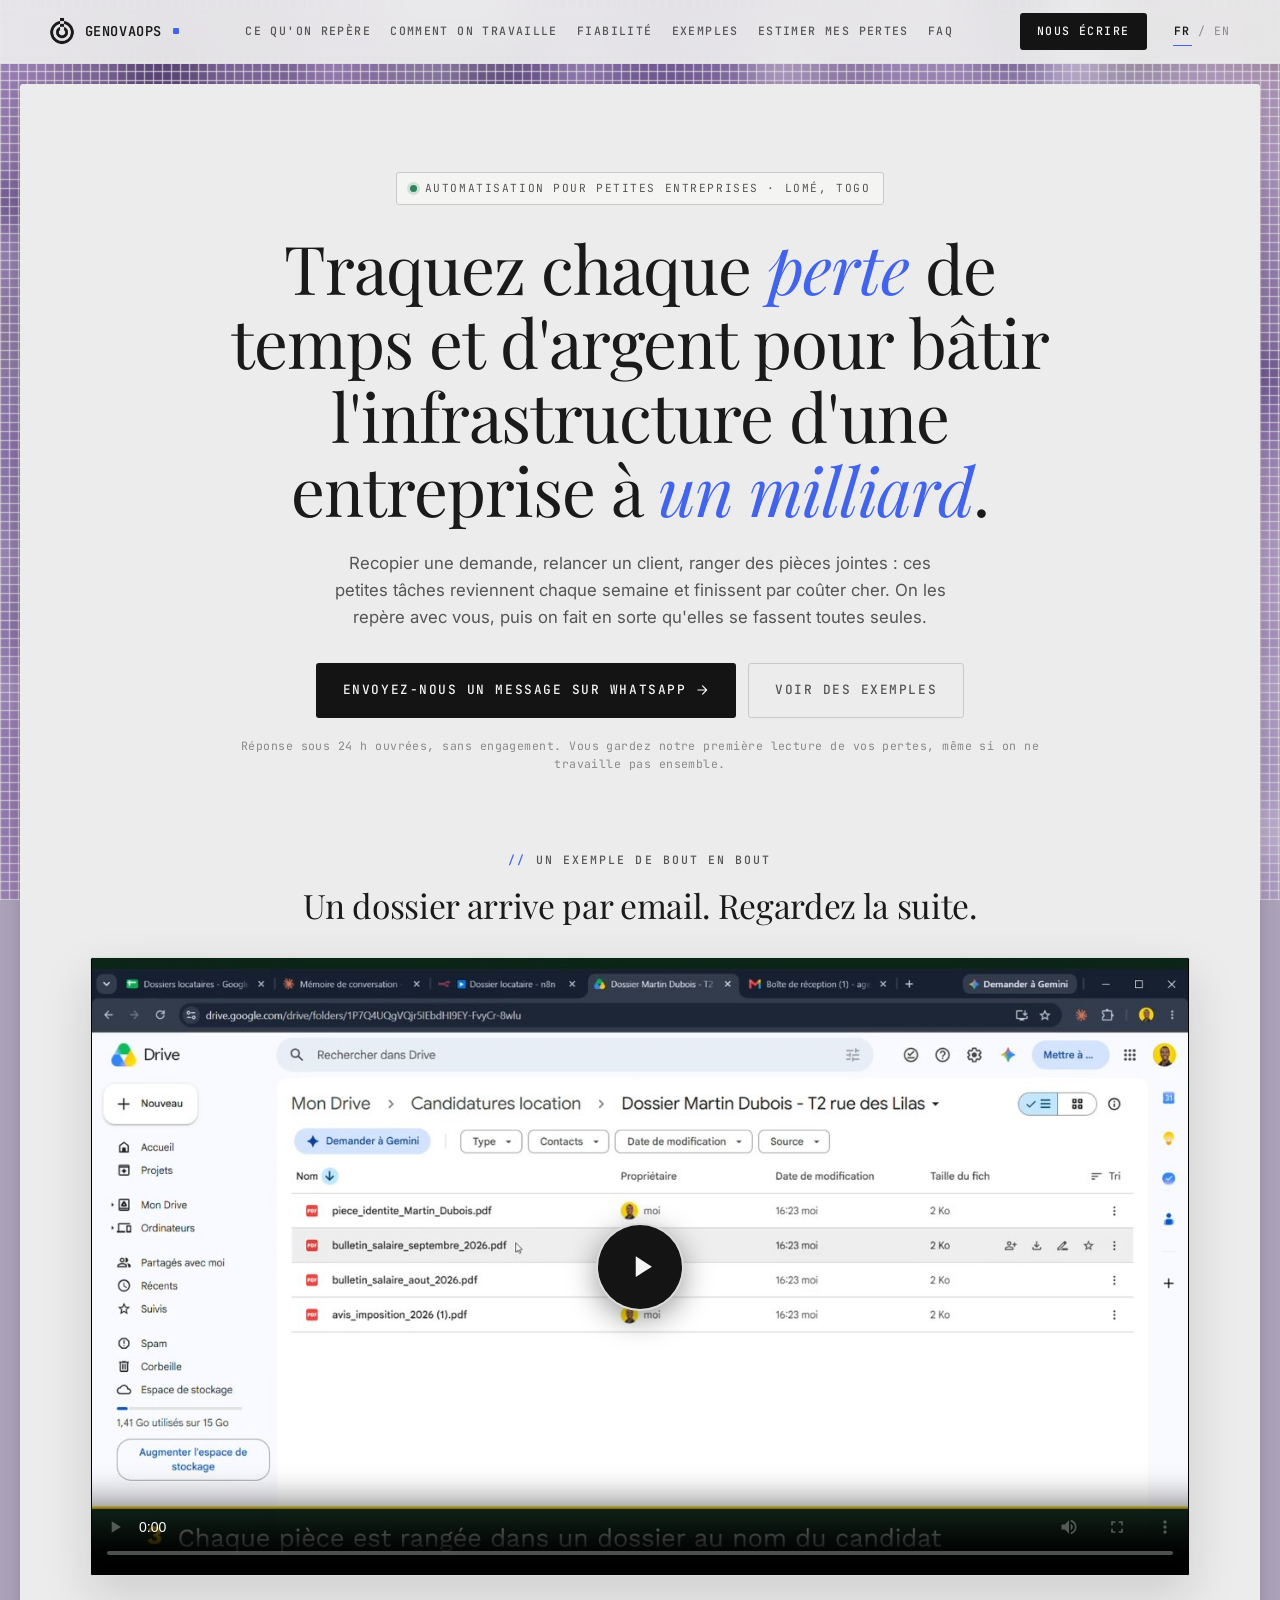
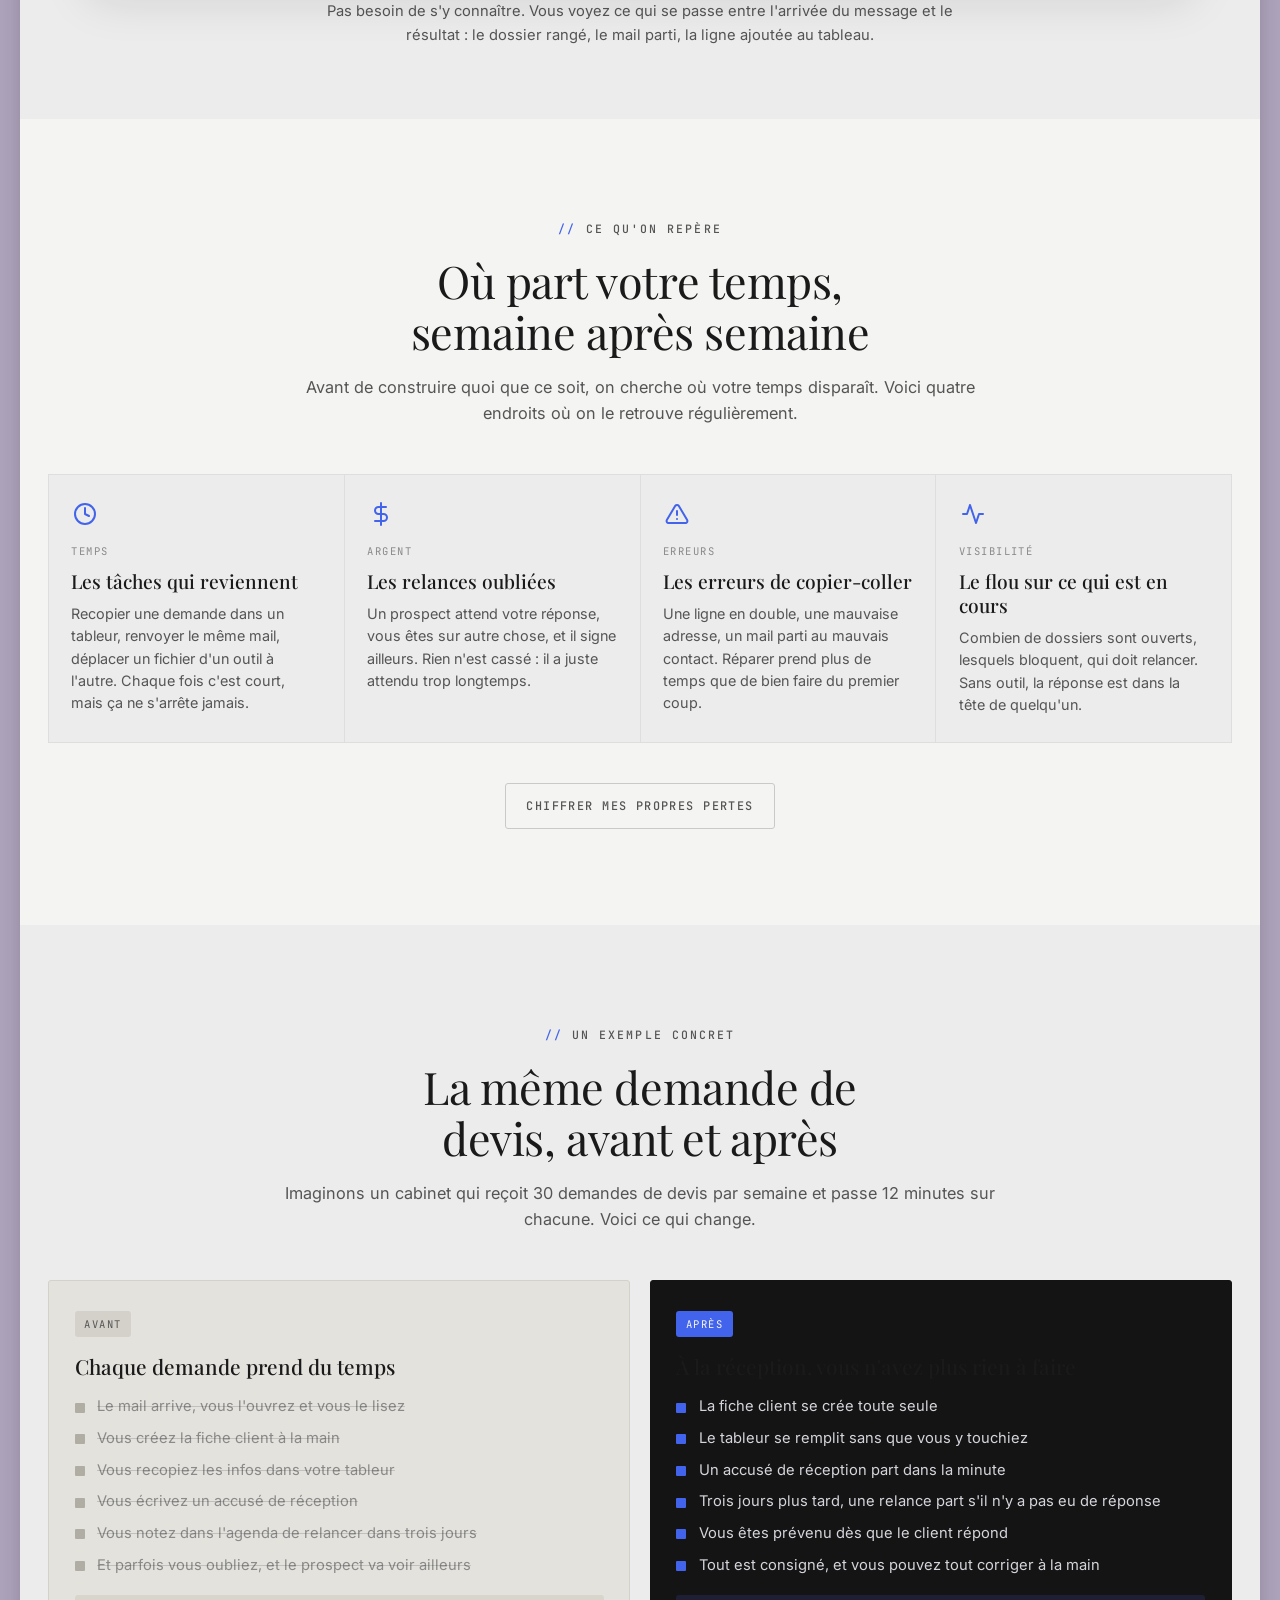
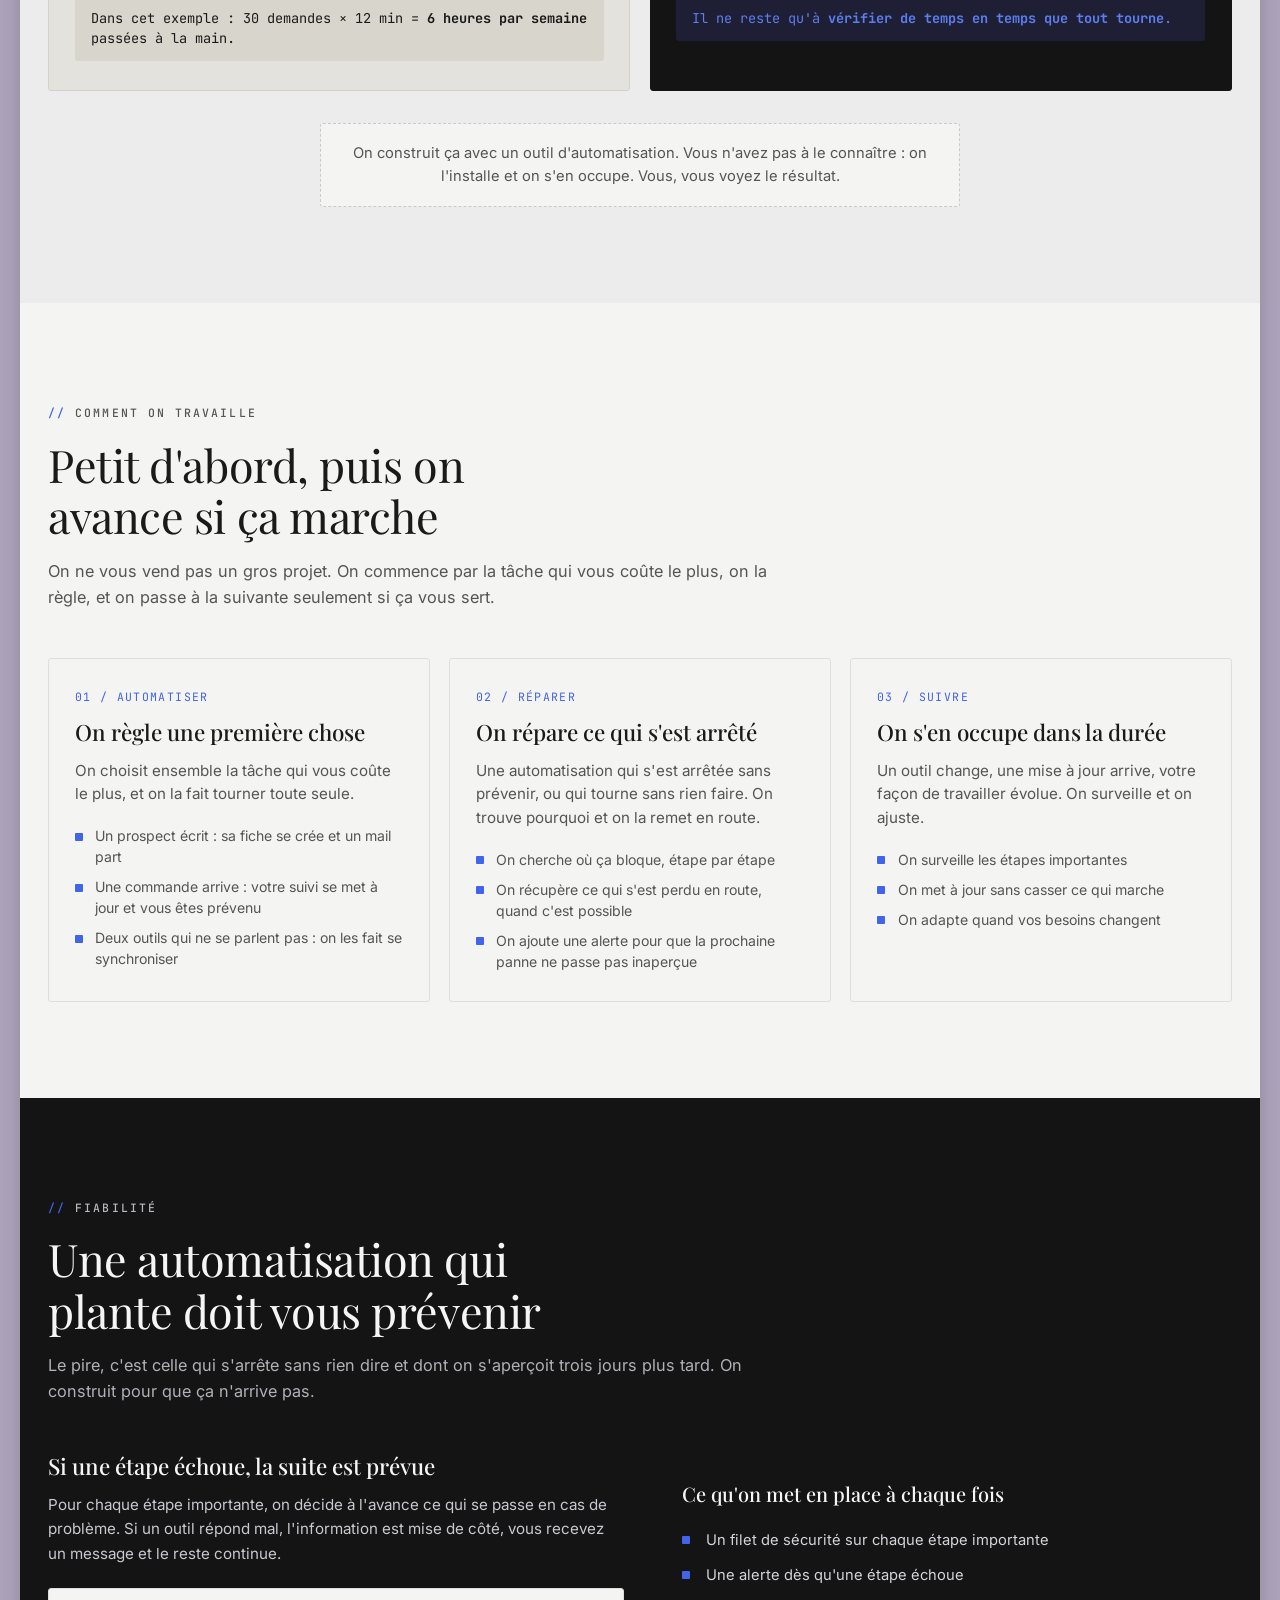
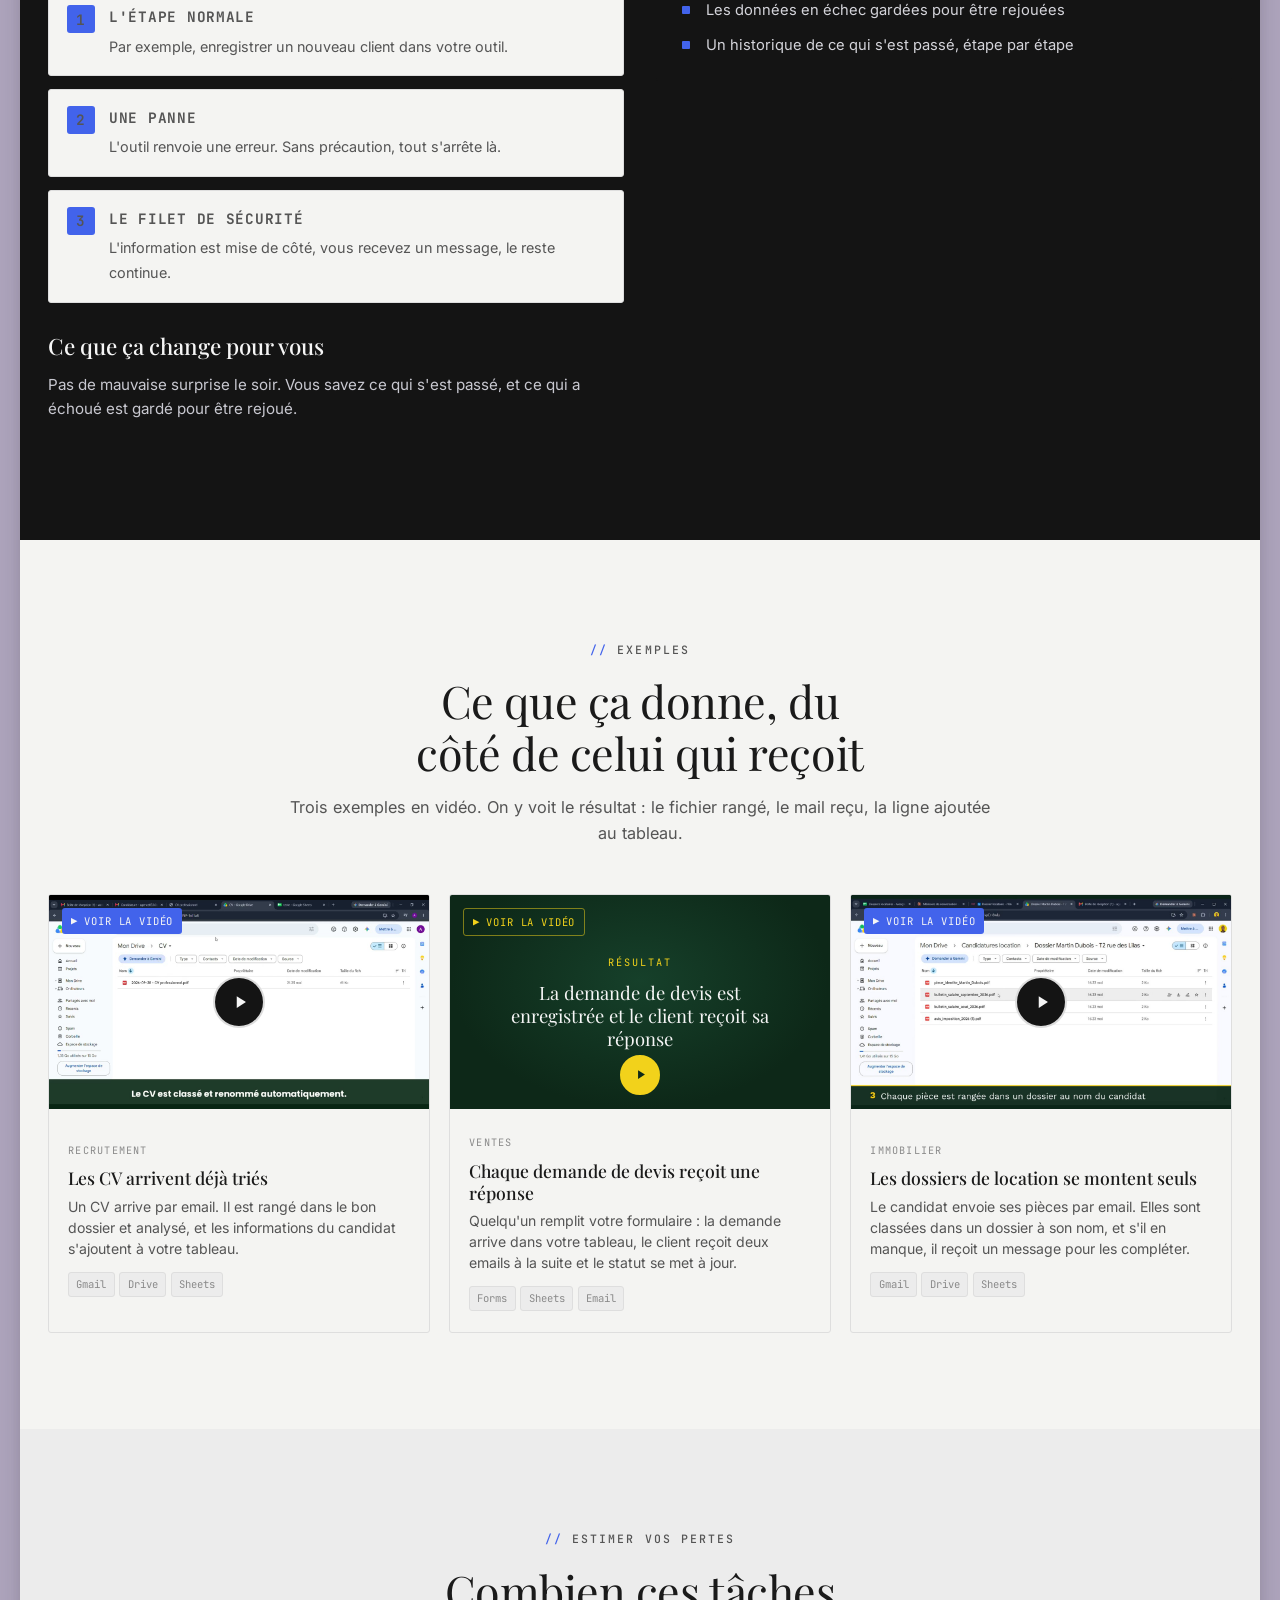
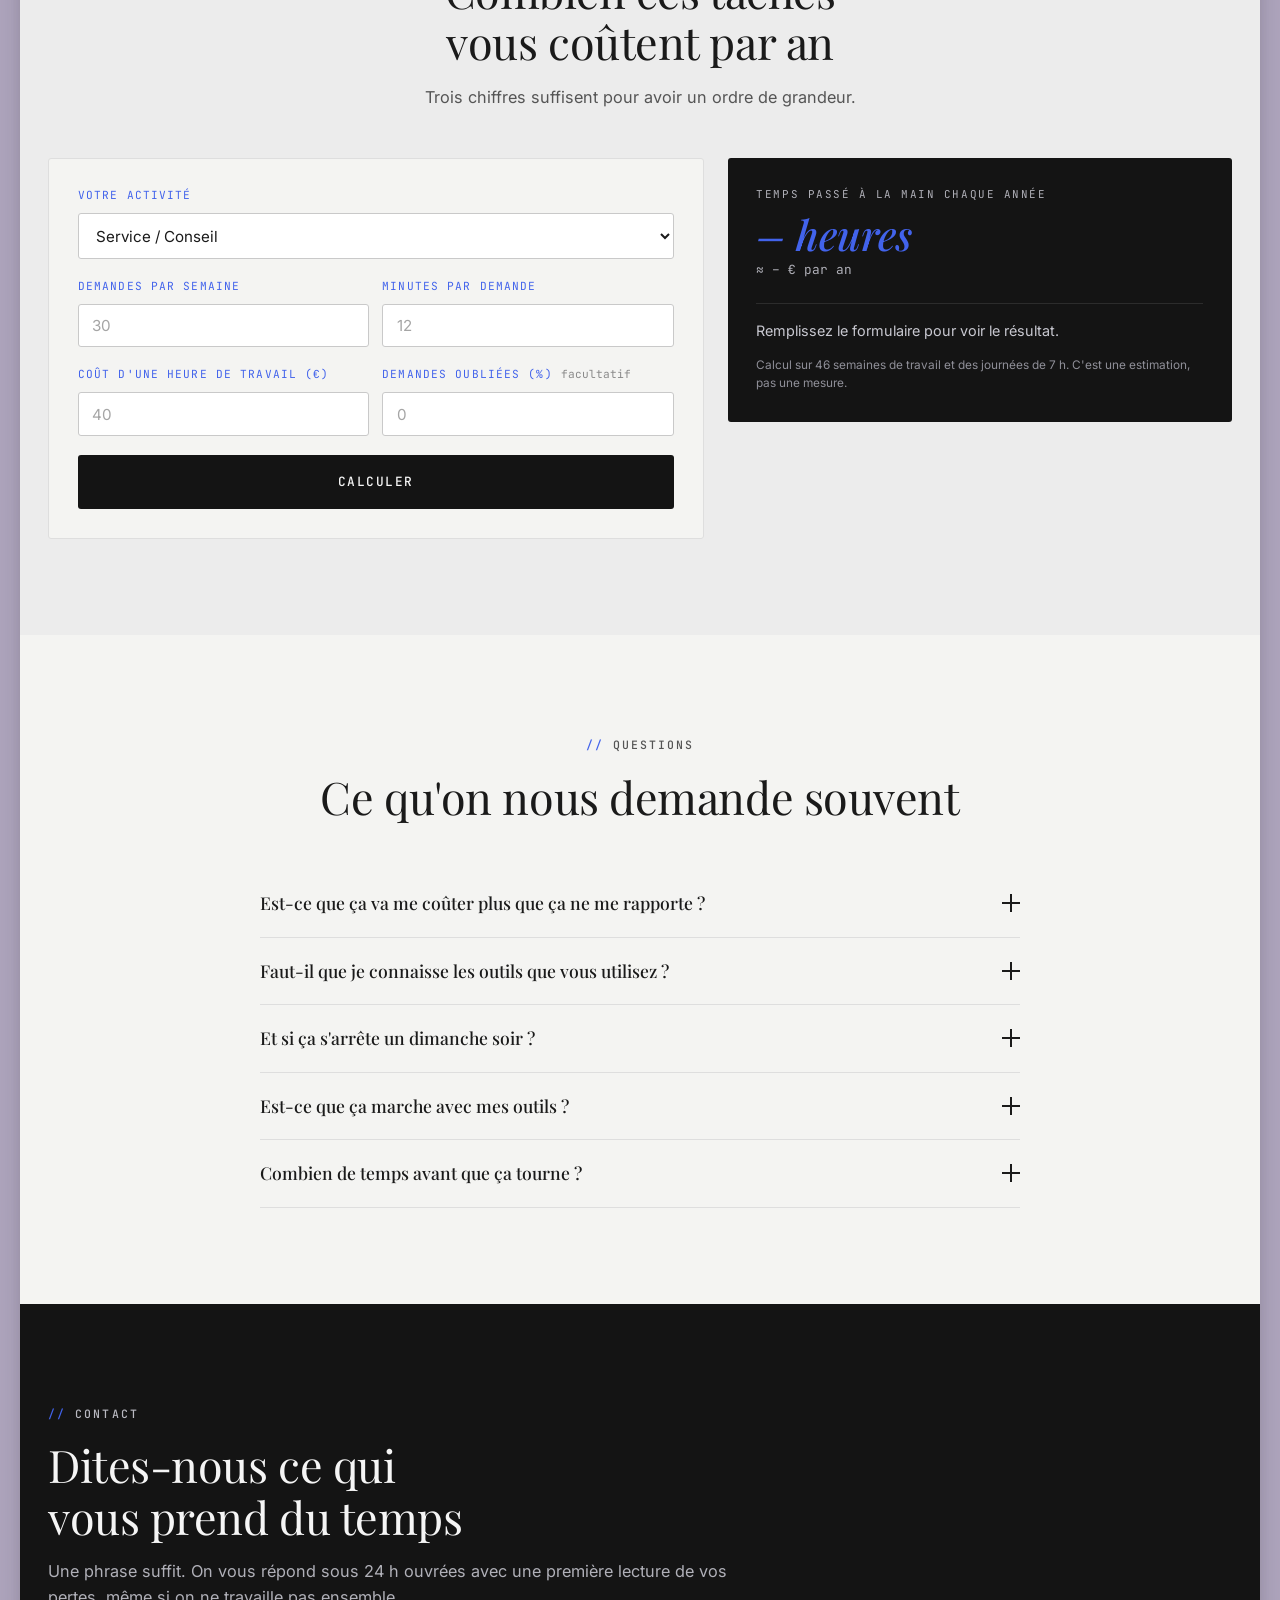
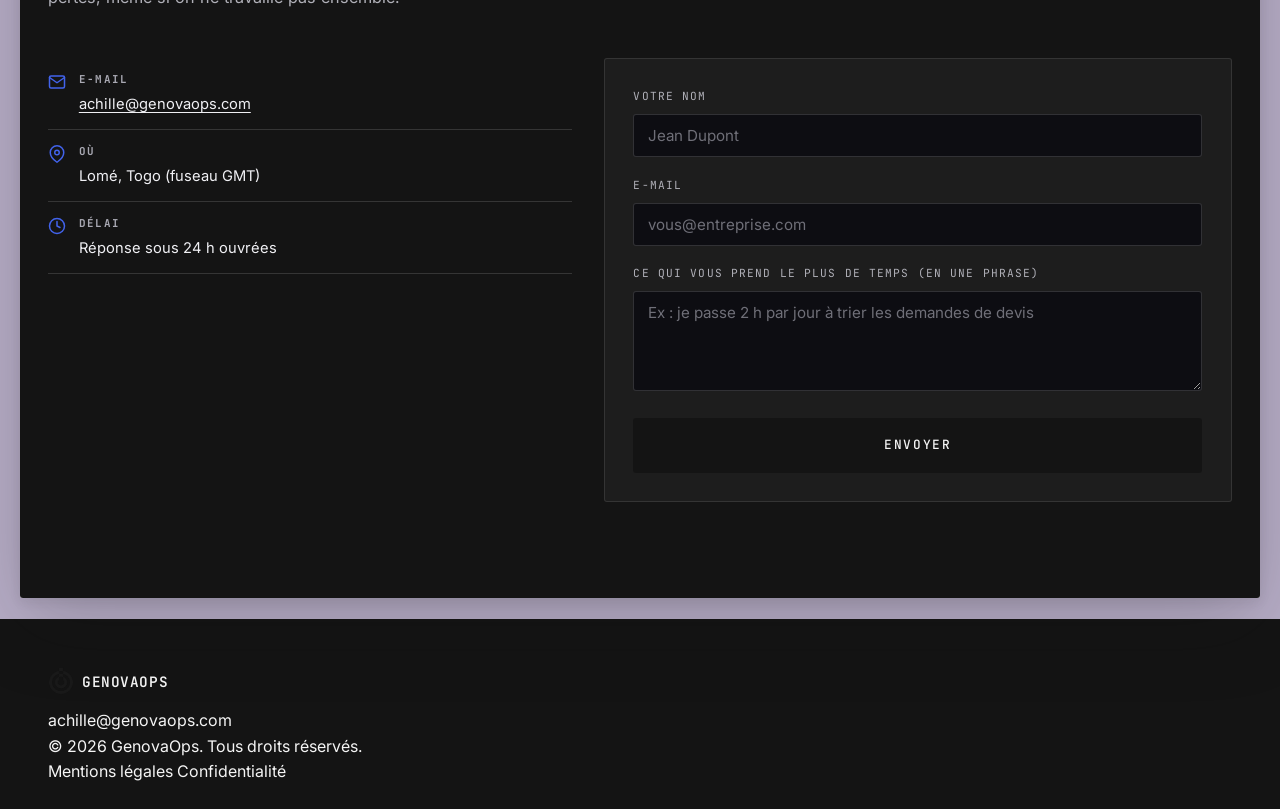
<file: index.html>
<!DOCTYPE html>
<html lang="fr">
<head>
  <meta charset="UTF-8">
  <meta name="viewport" content="width=device-width, initial-scale=1.0">

  <!-- SEO -->
  <title>GenovaOps | Traquez chaque perte de temps et d'argent</title>
  <meta name="description" content="GenovaOps repère ce qui vous fait perdre du temps et de l'argent, puis l'automatise : relances, tri de CV, demandes de devis, dossiers clients. Basé à Lomé, pour la France et l'Afrique de l'Ouest.">
  <meta name="author" content="GenovaOps">
  <meta name="theme-color" content="#5b5be8">
  <link rel="canonical" href="https://www.genovaops.com/">

  <!-- Open Graph -->
  <meta property="og:type" content="website">
  <meta property="og:site_name" content="GenovaOps">
  <meta property="og:locale" content="fr_FR">
  <meta property="og:locale:alternate" content="en_US">
  <meta property="og:title" content="GenovaOps | Traquez chaque perte pour bâtir l'infrastructure du milliard">
  <meta property="og:description" content="On repère ce qui vous fait perdre du temps et de l'argent, puis on l'automatise : relances, CV, devis, dossiers clients.">
  <meta property="og:url" content="https://www.genovaops.com/">
  <meta property="og:image" content="https://www.genovaops.com/assets/img/og-image.png">
  <meta property="og:image:width" content="1200">
  <meta property="og:image:height" content="630">
  <meta property="og:image:alt" content="Logo GenovaOps et promesse">

  <!-- Twitter -->
  <meta name="twitter:card" content="summary_large_image">
  <meta name="twitter:title" content="GenovaOps | Traquez chaque perte pour bâtir l'infrastructure du milliard">
  <meta name="twitter:description" content="On repère ce qui vous fait perdre du temps et de l'argent, puis on l'automatise.">
  <meta name="twitter:image" content="https://www.genovaops.com/assets/img/og-image.png">

  <!-- Icons -->
  <link rel="icon" type="image/png" sizes="32x32" href="assets/img/favicon-32.png">
  <link rel="icon" type="image/svg+xml" href="assets/img/favicon.svg">
  <link rel="apple-touch-icon" sizes="180x180" href="assets/img/apple-touch-icon.png">

  <!-- Fonts -->
  <link rel="preconnect" href="https://fonts.googleapis.com">
  <link rel="preconnect" href="https://fonts.gstatic.com" crossorigin>
  <link href="https://fonts.googleapis.com/css2?family=Playfair+Display:ital,wght@0,400;0,500;0,600;1,400;1,500&family=JetBrains+Mono:wght@400;500;600&family=Inter:wght@300;400;500;600;700&display=swap" rel="stylesheet">

  <link rel="stylesheet" href="assets/css/styles.css">

  <!-- Structured data -->
  <script type="application/ld+json">
  {
    "@context": "https://schema.org",
    "@type": "ProfessionalService",
    "name": "GenovaOps",
    "description": "GenovaOps repère les tâches qui font perdre du temps et de l'argent aux petites entreprises, puis les automatise et les surveille dans la durée.",
    "areaServed": ["France", "Afrique de l'Ouest"],
    "knowsLanguage": ["fr", "en"],
    "email": "achille@genovaops.com",
    "url": "https://www.genovaops.com/"
  }
  </script>
</head>
<body>

<!-- ============================ NAV ============================ -->
<header class="nav" data-nav>
  <div class="nav__inner">
    <a href="#top" class="nav__brand" aria-label="GenovaOps, accueil">
      <img src="assets/img/logo-noir.svg" alt="" width="28" height="28" aria-hidden="true">
      <span class="nav__brand-text">GenovaOps</span>
      <span class="nav__brand-dot" aria-hidden="true"></span>
    </a>

    <nav class="nav__links" id="nav-links" aria-label="Principal">
      <a href="#track"><span data-lang="fr">Ce qu'on repère</span><span data-lang="en" hidden>What we spot</span></a>
      <a href="#build"><span data-lang="fr">Comment on travaille</span><span data-lang="en" hidden>How we work</span></a>
      <a href="#how"><span data-lang="fr">Fiabilité</span><span data-lang="en" hidden>Reliability</span></a>
      <a href="#proof"><span data-lang="fr">Exemples</span><span data-lang="en" hidden>Examples</span></a>
      <a href="#estimate"><span data-lang="fr">Estimer mes pertes</span><span data-lang="en" hidden>Estimate my losses</span></a>
      <a href="#faq">FAQ</a>
    </nav>

    <a href="#contact" class="nav__cta">
      <span data-lang="fr">Nous écrire</span>
      <span data-lang="en" hidden>Write to us</span>
    </a>

    <div class="lang-switch" role="group" aria-label="Langue / Language">
      <button type="button" data-lang-btn="fr" aria-pressed="true">FR</button>
      <span aria-hidden="true">/</span>
      <button type="button" data-lang-btn="en" aria-pressed="false">EN</button>
    </div>

    <button type="button" class="nav__toggle" data-nav-toggle aria-label="Menu" aria-expanded="false" aria-controls="nav-links">
      <span></span><span></span><span></span>
    </button>
  </div>
</header>

<div class="shell">
<main id="top">

<!-- ============================ HERO ============================ -->
<section class="hero" aria-labelledby="hero-title">
  <div class="hero__inner">
    <span class="hero__badge">
      <span class="hero__badge-dot" aria-hidden="true"></span>
      <span data-lang="fr">Automatisation pour petites entreprises · Lomé, Togo</span>
      <span data-lang="en" hidden>Automation for small businesses · Lomé, Togo</span>
    </span>

    <h1 class="hero__title" id="hero-title">
      <span data-lang="fr">Traquez chaque <span class="hero__title-em">perte</span> de temps et d'argent pour bâtir l'infrastructure d'une entreprise à <span class="hero__title-em">un milliard</span>.</span>
      <span data-lang="en" hidden>Track every <span class="hero__title-em">loss</span> of time and money to build the infrastructure of a <span class="hero__title-em">billion-dollar</span> company.</span>
    </h1>

    <p class="hero__sub">
      <span data-lang="fr">Recopier une demande, relancer un client, ranger des pièces jointes : ces petites tâches reviennent chaque semaine et finissent par coûter cher. On les repère avec vous, puis on fait en sorte qu'elles se fassent toutes seules.</span>
      <span data-lang="en" hidden>Copying a request, following up with a client, filing attachments: these small tasks come back every week and end up costing a lot. We find them with you, then make them run on their own.</span>
    </p>

    <div class="hero__cta">
      <a href="https://wa.me/22891267433" target="_blank" rel="noopener" class="btn btn--primary btn--lg">
        <span data-lang="fr">Envoyez-nous un message sur WhatsApp</span>
        <span data-lang="en" hidden>Message us on WhatsApp</span>
        <svg viewBox="0 0 24 24" fill="none" stroke="currentColor" stroke-width="2" stroke-linecap="round" stroke-linejoin="round" aria-hidden="true"><path d="M5 12h14M13 5l7 7-7 7"/></svg>
      </a>
      <a href="#proof" class="btn btn--outline btn--lg">
        <span data-lang="fr">Voir des exemples</span>
        <span data-lang="en" hidden>See examples</span>
      </a>
    </div>

    <p class="hero__micro">
      <span data-lang="fr">Réponse sous 24 h ouvrées, sans engagement. Vous gardez notre première lecture de vos pertes, même si on ne travaille pas ensemble.</span>
      <span data-lang="en" hidden>Reply within 24 business hours, no commitment. You keep our first read of your losses, even if we don't work together.</span>
    </p>
  </div>
</section>

<!-- ============================ SECTION : VIDÉO ============================ -->
<section class="video-section" id="video" aria-labelledby="video-title">
  <div class="container">
    <div class="video-head" data-reveal>
      <span class="eyebrow"><span data-lang="fr">Un exemple de bout en bout</span><span data-lang="en" hidden>An example, start to finish</span></span>
      <h2 id="video-title" class="video-head__title">
        <span data-lang="fr">Un dossier arrive par email. Regardez la suite.</span>
        <span data-lang="en" hidden>A file arrives by email. Watch what happens next.</span>
      </h2>
    </div>

    <div class="video-frame" data-reveal>
      <video controls playsinline preload="metadata" poster="assets/img/video-poster.jpg" aria-label="Démo : un dossier de location arrive par email, il est classé et le candidat est prévenu s'il manque une pièce">
        <source src="assets/video/demo-dossier-locataire.mp4" type="video/mp4">
        <span data-lang="fr">Votre navigateur ne peut pas lire cette vidéo.</span>
        <span data-lang="en" hidden>Your browser can't play this video.</span>
      </video>
      <button type="button" class="video-frame__play" data-video-play aria-label="Lire la vidéo">
        <svg viewBox="0 0 24 24" fill="currentColor" aria-hidden="true"><path d="M8 5v14l11-7z"/></svg>
      </button>
    </div>
    <p class="video-note" data-lang="en" hidden>The captions are in French. <a href="https://youtu.be/atVyW3_bLSo" target="_blank" rel="noopener">English version on YouTube</a>.</p>

    <p class="video-foot" data-reveal>
      <span data-lang="fr">Pas besoin de s'y connaître. Vous voyez ce qui se passe entre l'arrivée du message et le résultat : le dossier rangé, le mail parti, la ligne ajoutée au tableau.</span>
      <span data-lang="en" hidden>No technical knowledge needed. You see what happens between the message arriving and the result: the file sorted, the email sent, the row added to the sheet.</span>
    </p>
  </div>
</section>

<!-- ============================ SECTION : CE QU'ON REPÈRE ============================ -->
<section class="section section--tint" id="track" aria-labelledby="track-title">
  <div class="container">
    <div class="section-head center" data-reveal>
      <span class="eyebrow"><span data-lang="fr">Ce qu'on repère</span><span data-lang="en" hidden>What we spot</span></span>
      <h2 id="track-title">
        <span data-lang="fr">Où part votre temps, semaine après semaine</span>
        <span data-lang="en" hidden>Where your time goes, week after week</span>
      </h2>
      <p>
        <span data-lang="fr">Avant de construire quoi que ce soit, on cherche où votre temps disparaît. Voici quatre endroits où on le retrouve régulièrement.</span>
        <span data-lang="en" hidden>Before building anything, we look for where your time disappears. Here are four places we often find it.</span>
      </p>
    </div>

    <div class="loss-grid" data-reveal>
      <article class="loss-card" data-reveal>
        <span class="loss-card__icon" aria-hidden="true">
          <svg viewBox="0 0 24 24" fill="none" stroke="currentColor" stroke-width="2" stroke-linecap="round" stroke-linejoin="round"><circle cx="12" cy="12" r="10"/><path d="M12 6v6l4 2"/></svg>
        </span>
        <span class="loss-card__tag"><span data-lang="fr">Temps</span><span data-lang="en" hidden>Time</span></span>
        <h3 class="loss-card__title"><span data-lang="fr">Les tâches qui reviennent</span><span data-lang="en" hidden>Tasks that keep coming back</span></h3>
        <p class="loss-card__desc">
          <span data-lang="fr">Recopier une demande dans un tableur, renvoyer le même mail, déplacer un fichier d'un outil à l'autre. Chaque fois c'est court, mais ça ne s'arrête jamais.</span>
          <span data-lang="en" hidden>Copying a request into a spreadsheet, sending the same email again, moving a file from one tool to another. Each time it's short, but it never stops.</span>
        </p>
      </article>

      <article class="loss-card" data-reveal>
        <span class="loss-card__icon" aria-hidden="true">
          <svg viewBox="0 0 24 24" fill="none" stroke="currentColor" stroke-width="2" stroke-linecap="round" stroke-linejoin="round"><path d="M12 1v22M17 5H9.5a3.5 3.5 0 0 0 0 7h5a3.5 3.5 0 0 1 0 7H6"/></svg>
        </span>
        <span class="loss-card__tag"><span data-lang="fr">Argent</span><span data-lang="en" hidden>Money</span></span>
        <h3 class="loss-card__title"><span data-lang="fr">Les relances oubliées</span><span data-lang="en" hidden>Forgotten follow-ups</span></h3>
        <p class="loss-card__desc">
          <span data-lang="fr">Un prospect attend votre réponse, vous êtes sur autre chose, et il signe ailleurs. Rien n'est cassé : il a juste attendu trop longtemps.</span>
          <span data-lang="en" hidden>A prospect waits for your reply, you're busy with something else, and they sign elsewhere. Nothing broke: they just waited too long.</span>
        </p>
      </article>

      <article class="loss-card" data-reveal>
        <span class="loss-card__icon" aria-hidden="true">
          <svg viewBox="0 0 24 24" fill="none" stroke="currentColor" stroke-width="2" stroke-linecap="round" stroke-linejoin="round"><path d="M10.29 3.86 1.82 18a2 2 0 0 0 1.71 3h16.94a2 2 0 0 0 1.71-3L13.71 3.86a2 2 0 0 0-3.42 0z"/><path d="M12 9v4M12 17h.01"/></svg>
        </span>
        <span class="loss-card__tag"><span data-lang="fr">Erreurs</span><span data-lang="en" hidden>Mistakes</span></span>
        <h3 class="loss-card__title"><span data-lang="fr">Les erreurs de copier-coller</span><span data-lang="en" hidden>Copy-paste mistakes</span></h3>
        <p class="loss-card__desc">
          <span data-lang="fr">Une ligne en double, une mauvaise adresse, un mail parti au mauvais contact. Réparer prend plus de temps que de bien faire du premier coup.</span>
          <span data-lang="en" hidden>A duplicate row, a wrong address, an email sent to the wrong contact. Fixing it takes longer than getting it right the first time.</span>
        </p>
      </article>

      <article class="loss-card" data-reveal>
        <span class="loss-card__icon" aria-hidden="true">
          <svg viewBox="0 0 24 24" fill="none" stroke="currentColor" stroke-width="2" stroke-linecap="round" stroke-linejoin="round"><path d="M22 12h-4l-3 9L9 3l-3 9H2"/></svg>
        </span>
        <span class="loss-card__tag"><span data-lang="fr">Visibilité</span><span data-lang="en" hidden>Visibility</span></span>
        <h3 class="loss-card__title"><span data-lang="fr">Le flou sur ce qui est en cours</span><span data-lang="en" hidden>Not knowing what's in progress</span></h3>
        <p class="loss-card__desc">
          <span data-lang="fr">Combien de dossiers sont ouverts, lesquels bloquent, qui doit relancer. Sans outil, la réponse est dans la tête de quelqu'un.</span>
          <span data-lang="en" hidden>How many files are open, which ones are stuck, who needs to follow up. Without a tool, the answer lives in someone's head.</span>
        </p>
      </article>
    </div>

    <p class="track-cta" data-reveal>
      <a href="#estimate" class="btn btn--outline">
        <span data-lang="fr">Chiffrer mes propres pertes</span>
        <span data-lang="en" hidden>Work out my own losses</span>
      </a>
    </p>
  </div>
</section>

<!-- ============================ SECTION : EXEMPLE CONCRET ============================ -->
<section class="section" id="concretely" aria-labelledby="concretely-title">
  <div class="container">
    <div class="section-head center" data-reveal>
      <span class="eyebrow"><span data-lang="fr">Un exemple concret</span><span data-lang="en" hidden>A concrete example</span></span>
      <h2 id="concretely-title">
        <span data-lang="fr">La même demande de devis, avant et après</span>
        <span data-lang="en" hidden>The same quote request, before and after</span>
      </h2>
      <p>
        <span data-lang="fr">Imaginons un cabinet qui reçoit 30 demandes de devis par semaine et passe 12 minutes sur chacune. Voici ce qui change.</span>
        <span data-lang="en" hidden>Imagine a firm that receives 30 quote requests a week and spends 12 minutes on each. Here's what changes.</span>
      </p>
    </div>

    <div class="concretely-grid" data-reveal>
      <article class="concretely-card concretely-card--before" data-reveal>
        <span class="concretely-card__tag"><span data-lang="fr">Avant</span><span data-lang="en" hidden>Before</span></span>
        <h3><span data-lang="fr">Chaque demande prend du temps</span><span data-lang="en" hidden>Every request takes time</span></h3>
        <ul class="concretely-card__list">
          <li><span data-lang="fr">Le mail arrive, vous l'ouvrez et vous le lisez</span><span data-lang="en" hidden>The email arrives, you open it and read it</span></li>
          <li><span data-lang="fr">Vous créez la fiche client à la main</span><span data-lang="en" hidden>You create the client record by hand</span></li>
          <li><span data-lang="fr">Vous recopiez les infos dans votre tableur</span><span data-lang="en" hidden>You copy the details into your spreadsheet</span></li>
          <li><span data-lang="fr">Vous écrivez un accusé de réception</span><span data-lang="en" hidden>You write an acknowledgement</span></li>
          <li><span data-lang="fr">Vous notez dans l'agenda de relancer dans trois jours</span><span data-lang="en" hidden>You note in your calendar to follow up in three days</span></li>
          <li><span data-lang="fr">Et parfois vous oubliez, et le prospect va voir ailleurs</span><span data-lang="en" hidden>And sometimes you forget, and the prospect goes elsewhere</span></li>
        </ul>
        <p class="concretely-card__total">
          <span data-lang="fr">Dans cet exemple : 30 demandes × 12 min = <strong>6 heures par semaine</strong> passées à la main.</span>
          <span data-lang="en" hidden>In this example: 30 requests × 12 min = <strong>6 hours a week</strong> spent by hand.</span>
        </p>
      </article>

      <article class="concretely-card concretely-card--after" data-reveal>
        <span class="concretely-card__tag"><span data-lang="fr">Après</span><span data-lang="en" hidden>After</span></span>
        <h3><span data-lang="fr">À la réception, vous n'avez plus rien à faire</span><span data-lang="en" hidden>On arrival, there's nothing left for you to do</span></h3>
        <ul class="concretely-card__list">
          <li><span data-lang="fr">La fiche client se crée toute seule</span><span data-lang="en" hidden>The client record creates itself</span></li>
          <li><span data-lang="fr">Le tableur se remplit sans que vous y touchiez</span><span data-lang="en" hidden>The spreadsheet fills in without you touching it</span></li>
          <li><span data-lang="fr">Un accusé de réception part dans la minute</span><span data-lang="en" hidden>An acknowledgement goes out within the minute</span></li>
          <li><span data-lang="fr">Trois jours plus tard, une relance part s'il n'y a pas eu de réponse</span><span data-lang="en" hidden>Three days later, a follow-up goes out if there's been no reply</span></li>
          <li><span data-lang="fr">Vous êtes prévenu dès que le client répond</span><span data-lang="en" hidden>You're told as soon as the client replies</span></li>
          <li><span data-lang="fr">Tout est consigné, et vous pouvez tout corriger à la main</span><span data-lang="en" hidden>Everything is logged, and you can correct anything by hand</span></li>
        </ul>
        <p class="concretely-card__total">
          <span data-lang="fr">Il ne reste qu'à <strong>vérifier de temps en temps que tout tourne</strong>.</span>
          <span data-lang="en" hidden>All that's left is to <strong>check every now and then that it's running</strong>.</span>
        </p>
      </article>
    </div>

    <p class="concretely-note" data-reveal>
      <span data-lang="fr">On construit ça avec un outil d'automatisation. Vous n'avez pas à le connaître : on l'installe et on s'en occupe. Vous, vous voyez le résultat.</span>
      <span data-lang="en" hidden>We build this with an automation tool. You don't need to know it: we install it and look after it. You just see the result.</span>
    </p>
  </div>
</section>

<!-- ============================ SECTION : COMMENT ON TRAVAILLE ============================ -->
<section class="section section--tint" id="build" aria-labelledby="build-title">
  <div class="container">
    <div class="section-head" data-reveal>
      <span class="eyebrow"><span data-lang="fr">Comment on travaille</span><span data-lang="en" hidden>How we work</span></span>
      <h2 id="build-title">
        <span data-lang="fr">Petit d'abord, puis on avance si ça marche</span>
        <span data-lang="en" hidden>Start small, then keep going if it works</span>
      </h2>
      <p>
        <span data-lang="fr">On ne vous vend pas un gros projet. On commence par la tâche qui vous coûte le plus, on la règle, et on passe à la suivante seulement si ça vous sert.</span>
        <span data-lang="en" hidden>We don't sell you a big project. We start with the task that costs you the most, sort it out, and move to the next one only if it helps you.</span>
      </p>
    </div>

    <div class="build-grid" data-reveal>
      <article class="build-card" data-reveal>
        <span class="build-card__num">01 / <span data-lang="fr">AUTOMATISER</span><span data-lang="en" hidden>AUTOMATE</span></span>
        <h3 class="build-card__title"><span data-lang="fr">On règle une première chose</span><span data-lang="en" hidden>We sort out one thing first</span></h3>
        <p class="build-card__desc">
          <span data-lang="fr">On choisit ensemble la tâche qui vous coûte le plus, et on la fait tourner toute seule.</span>
          <span data-lang="en" hidden>Together we pick the task that costs you the most, and make it run on its own.</span>
        </p>
        <ul class="build-card__list">
          <li><span data-lang="fr">Un prospect écrit : sa fiche se crée et un mail part</span><span data-lang="en" hidden>A prospect writes in: their record is created and an email goes out</span></li>
          <li><span data-lang="fr">Une commande arrive : votre suivi se met à jour et vous êtes prévenu</span><span data-lang="en" hidden>An order comes in: your tracking updates and you're notified</span></li>
          <li><span data-lang="fr">Deux outils qui ne se parlent pas : on les fait se synchroniser</span><span data-lang="en" hidden>Two tools that don't talk to each other: we sync them</span></li>
        </ul>
      </article>

      <article class="build-card" data-reveal>
        <span class="build-card__num">02 / <span data-lang="fr">RÉPARER</span><span data-lang="en" hidden>FIX</span></span>
        <h3 class="build-card__title"><span data-lang="fr">On répare ce qui s'est arrêté</span><span data-lang="en" hidden>We fix what stopped working</span></h3>
        <p class="build-card__desc">
          <span data-lang="fr">Une automatisation qui s'est arrêtée sans prévenir, ou qui tourne sans rien faire. On trouve pourquoi et on la remet en route.</span>
          <span data-lang="en" hidden>An automation that stopped without warning, or runs without doing anything. We find out why and get it going again.</span>
        </p>
        <ul class="build-card__list">
          <li><span data-lang="fr">On cherche où ça bloque, étape par étape</span><span data-lang="en" hidden>We look for where it's stuck, step by step</span></li>
          <li><span data-lang="fr">On récupère ce qui s'est perdu en route, quand c'est possible</span><span data-lang="en" hidden>We recover what got lost along the way, when possible</span></li>
          <li><span data-lang="fr">On ajoute une alerte pour que la prochaine panne ne passe pas inaperçue</span><span data-lang="en" hidden>We add an alert so the next failure doesn't go unnoticed</span></li>
        </ul>
      </article>

      <article class="build-card" data-reveal>
        <span class="build-card__num">03 / <span data-lang="fr">SUIVRE</span><span data-lang="en" hidden>MAINTAIN</span></span>
        <h3 class="build-card__title"><span data-lang="fr">On s'en occupe dans la durée</span><span data-lang="en" hidden>We look after it over time</span></h3>
        <p class="build-card__desc">
          <span data-lang="fr">Un outil change, une mise à jour arrive, votre façon de travailler évolue. On surveille et on ajuste.</span>
          <span data-lang="en" hidden>A tool changes, an update lands, the way you work evolves. We keep watch and adjust.</span>
        </p>
        <ul class="build-card__list">
          <li><span data-lang="fr">On surveille les étapes importantes</span><span data-lang="en" hidden>We watch the important steps</span></li>
          <li><span data-lang="fr">On met à jour sans casser ce qui marche</span><span data-lang="en" hidden>We update without breaking what works</span></li>
          <li><span data-lang="fr">On adapte quand vos besoins changent</span><span data-lang="en" hidden>We adapt when your needs change</span></li>
        </ul>
      </article>
    </div>
  </div>
</section>

<!-- ============================ SECTION : FIABILITÉ ============================ -->
<section class="section section--dark" id="how" aria-labelledby="how-title">
  <div class="container">
    <div class="section-head" data-reveal>
      <span class="eyebrow"><span data-lang="fr">Fiabilité</span><span data-lang="en" hidden>Reliability</span></span>
      <h2 id="how-title">
        <span data-lang="fr">Une automatisation qui plante doit vous prévenir</span>
        <span data-lang="en" hidden>An automation that fails should tell you</span>
      </h2>
      <p>
        <span data-lang="fr">Le pire, c'est celle qui s'arrête sans rien dire et dont on s'aperçoit trois jours plus tard. On construit pour que ça n'arrive pas.</span>
        <span data-lang="en" hidden>The worst kind is the one that stops silently and you only notice three days later. We build so that doesn't happen.</span>
      </p>
    </div>

    <div class="holds-grid" data-reveal>
      <div class="holds-text" data-reveal>
        <h3><span data-lang="fr">Si une étape échoue, la suite est prévue</span><span data-lang="en" hidden>If a step fails, what happens next is planned</span></h3>
        <p>
          <span data-lang="fr">Pour chaque étape importante, on décide à l'avance ce qui se passe en cas de problème. Si un outil répond mal, l'information est mise de côté, vous recevez un message et le reste continue.</span>
          <span data-lang="en" hidden>For every important step, we decide in advance what happens if something goes wrong. If a tool misbehaves, the information is set aside, you get a message and the rest keeps going.</span>
        </p>

        <div class="flow">
          <div class="flow__step">
            <span class="flow__num">1</span>
            <div>
              <strong><span data-lang="fr">L'étape normale</span><span data-lang="en" hidden>The normal step</span></strong>
              <span><span data-lang="fr">Par exemple, enregistrer un nouveau client dans votre outil.</span><span data-lang="en" hidden>For example, saving a new client in your tool.</span></span>
            </div>
          </div>
          <div class="flow__step">
            <span class="flow__num">2</span>
            <div>
              <strong><span data-lang="fr">Une panne</span><span data-lang="en" hidden>A failure</span></strong>
              <span><span data-lang="fr">L'outil renvoie une erreur. Sans précaution, tout s'arrête là.</span><span data-lang="en" hidden>The tool returns an error. With no precaution, everything stops there.</span></span>
            </div>
          </div>
          <div class="flow__step">
            <span class="flow__num">3</span>
            <div>
              <strong><span data-lang="fr">Le filet de sécurité</span><span data-lang="en" hidden>The safety net</span></strong>
              <span><span data-lang="fr">L'information est mise de côté, vous recevez un message, le reste continue.</span><span data-lang="en" hidden>The information is set aside, you get a message, the rest keeps going.</span></span>
            </div>
          </div>
        </div>

        <h3 style="margin-top:1.8rem;"><span data-lang="fr">Ce que ça change pour vous</span><span data-lang="en" hidden>What it changes for you</span></h3>
        <p>
          <span data-lang="fr">Pas de mauvaise surprise le soir. Vous savez ce qui s'est passé, et ce qui a échoué est gardé pour être rejoué.</span>
          <span data-lang="en" hidden>No bad surprise in the evening. You know what happened, and whatever failed is kept so it can be replayed.</span>
        </p>
      </div>

      <div class="holds-visual" data-reveal>
        <h3><span data-lang="fr">Ce qu'on met en place à chaque fois</span><span data-lang="en" hidden>What we set up every time</span></h3>
        <ul class="holds-visual__list">
          <li><span data-lang="fr">Un filet de sécurité sur chaque étape importante</span><span data-lang="en" hidden>A safety net on every important step</span></li>
          <li><span data-lang="fr">Une alerte dès qu'une étape échoue</span><span data-lang="en" hidden>An alert as soon as a step fails</span></li>
          <li><span data-lang="fr">Les données en échec gardées pour être rejouées</span><span data-lang="en" hidden>Failed data kept so it can be replayed</span></li>
          <li><span data-lang="fr">Un historique de ce qui s'est passé, étape par étape</span><span data-lang="en" hidden>A log of what happened, step by step</span></li>
        </ul>
      </div>
    </div>
  </div>
</section>

<!-- ============================ SECTION : EXEMPLES ============================ -->
<section class="section section--tint" id="proof" aria-labelledby="proof-title">
  <div class="container">
    <div class="section-head center" data-reveal>
      <span class="eyebrow"><span data-lang="fr">Exemples</span><span data-lang="en" hidden>Examples</span></span>
      <h2 id="proof-title">
        <span data-lang="fr">Ce que ça donne, du côté de celui qui reçoit</span>
        <span data-lang="en" hidden>What it looks like for the person receiving it</span>
      </h2>
      <p>
        <span data-lang="fr">Trois exemples en vidéo. On y voit le résultat : le fichier rangé, le mail reçu, la ligne ajoutée au tableau.</span>
        <span data-lang="en" hidden>Three examples on video. You see the result: the file sorted, the email received, the row added to the sheet.</span>
      </p>
    </div>

    <div class="work-grid" data-reveal>
      <article class="work-card" data-reveal>
        <button class="work-card__media work-card__media--video" data-video-open data-video-id="VQP6T9Keu5U" aria-label="Lire la vidéo : tri automatique des CV">
          <img src="assets/img/ex-cv.jpg" alt="Le CV reçu par email est rangé et renommé dans un dossier Drive" width="1280" height="720" loading="lazy">
          <span class="work-card__play" aria-hidden="true"><svg viewBox="0 0 24 24" fill="currentColor"><path d="M8 5v14l11-7z"/></svg></span>
          <span class="work-card__gain"><span data-lang="fr">▶ Voir la vidéo</span><span data-lang="en" hidden>▶ Watch the video</span></span>
        </button>
        <div class="work-card__body">
          <span class="work-card__tag"><span data-lang="fr">Recrutement</span><span data-lang="en" hidden>Recruiting</span></span>
          <h3><span data-lang="fr">Les CV arrivent déjà triés</span><span data-lang="en" hidden>CVs arrive already sorted</span></h3>
          <p><span data-lang="fr">Un CV arrive par email. Il est rangé dans le bon dossier et analysé, et les informations du candidat s'ajoutent à votre tableau.</span><span data-lang="en" hidden>A CV arrives by email. It's filed in the right folder and analysed, and the candidate's details are added to your sheet.</span></p>
          <ul class="work-card__stack"><li>Gmail</li><li>Drive</li><li>Sheets</li></ul>
        </div>
      </article>

      <article class="work-card" data-reveal>
        <button class="work-card__media work-card__media--video work-card__poster" data-video-open data-video-id="AXfDYbtaozo" aria-label="Lire la vidéo : demandes de devis automatisées">
          <span class="work-card__poster-label"><span data-lang="fr">Résultat</span><span data-lang="en" hidden>Result</span></span>
          <span class="work-card__poster-text"><span data-lang="fr">La demande de devis est enregistrée et le client reçoit sa réponse</span><span data-lang="en" hidden>The quote request is logged and the client gets a reply</span></span>
          <span class="work-card__play" aria-hidden="true"><svg viewBox="0 0 24 24" fill="currentColor"><path d="M8 5v14l11-7z"/></svg></span>
          <span class="work-card__gain"><span data-lang="fr">▶ Voir la vidéo</span><span data-lang="en" hidden>▶ Watch the video</span></span>
        </button>
        <div class="work-card__body">
          <span class="work-card__tag"><span data-lang="fr">Ventes</span><span data-lang="en" hidden>Sales</span></span>
          <h3><span data-lang="fr">Chaque demande de devis reçoit une réponse</span><span data-lang="en" hidden>Every quote request gets an answer</span></h3>
          <p><span data-lang="fr">Quelqu'un remplit votre formulaire : la demande arrive dans votre tableau, le client reçoit deux emails à la suite et le statut se met à jour.</span><span data-lang="en" hidden>Someone fills in your form: the request lands in your sheet, the client receives two emails in a row and the status updates.</span></p>
          <ul class="work-card__stack"><li>Forms</li><li>Sheets</li><li>Email</li></ul>
        </div>
      </article>

      <article class="work-card" data-reveal>
        <button class="work-card__media work-card__media--video" data-video-open data-video-id="VW-vKdUoQnw" data-video-id-en="atVyW3_bLSo" aria-label="Lire la vidéo : dossiers locataires">
          <img src="assets/img/video-poster.jpg" alt="Un dossier Drive au nom du candidat, avec ses pièces rangées" width="1280" height="720" loading="lazy">
          <span class="work-card__play" aria-hidden="true"><svg viewBox="0 0 24 24" fill="currentColor"><path d="M8 5v14l11-7z"/></svg></span>
          <span class="work-card__gain"><span data-lang="fr">▶ Voir la vidéo</span><span data-lang="en" hidden>▶ Watch the video</span></span>
        </button>
        <div class="work-card__body">
          <span class="work-card__tag"><span data-lang="fr">Immobilier</span><span data-lang="en" hidden>Real estate</span></span>
          <h3><span data-lang="fr">Les dossiers de location se montent seuls</span><span data-lang="en" hidden>Rental files put themselves together</span></h3>
          <p><span data-lang="fr">Le candidat envoie ses pièces par email. Elles sont classées dans un dossier à son nom, et s'il en manque, il reçoit un message pour les compléter.</span><span data-lang="en" hidden>The applicant emails their documents. They're filed in a folder under their name, and if any are missing they get a message to complete the file.</span></p>
          <ul class="work-card__stack"><li>Gmail</li><li>Drive</li><li>Sheets</li></ul>
        </div>
      </article>
    </div>
  </div>
</section>

<!-- ============================ SECTION : ESTIMER ============================ -->
<section class="section" id="estimate" aria-labelledby="estimate-title">
  <div class="container">
    <div class="section-head center" data-reveal>
      <span class="eyebrow"><span data-lang="fr">Estimer vos pertes</span><span data-lang="en" hidden>Estimate your losses</span></span>
      <h2 id="estimate-title">
        <span data-lang="fr">Combien ces tâches vous coûtent par an</span>
        <span data-lang="en" hidden>How much these tasks cost you per year</span>
      </h2>
      <p>
        <span data-lang="fr">Trois chiffres suffisent pour avoir un ordre de grandeur.</span>
        <span data-lang="en" hidden>Three numbers are enough to get a rough order of magnitude.</span>
      </p>
    </div>

    <div class="estimate-grid" data-reveal>
      <form class="estimate-form" data-est-form novalidate>
        <div class="estimate-form__group">
          <label class="estimate-form__label" for="est-activity"><span data-lang="fr">Votre activité</span><span data-lang="en" hidden>Your activity</span></label>
          <select id="est-activity" name="activity" data-est-field="activity">
            <option value="service" data-fr="Service / Conseil" data-en="Services / Consulting">Service / Conseil</option>
            <option value="commerce" data-fr="Commerce / E-commerce" data-en="Retail / E-commerce">Commerce / E-commerce</option>
            <option value="immobilier" data-fr="Immobilier" data-en="Real estate">Immobilier</option>
            <option value="rh" data-fr="RH / Recrutement" data-en="HR / Recruiting">RH / Recrutement</option>
            <option value="autre" data-fr="Autre" data-en="Other">Autre</option>
          </select>
        </div>
        <div class="estimate-form__row">
          <div class="estimate-form__group">
            <label class="estimate-form__label" for="est-requests"><span data-lang="fr">Demandes par semaine</span><span data-lang="en" hidden>Requests per week</span></label>
            <input type="number" id="est-requests" name="requests" data-est-field="requests" placeholder="30" min="1" step="1" inputmode="numeric" required>
          </div>
          <div class="estimate-form__group">
            <label class="estimate-form__label" for="est-minutes"><span data-lang="fr">Minutes par demande</span><span data-lang="en" hidden>Minutes per request</span></label>
            <input type="number" id="est-minutes" name="minutes" data-est-field="minutes" placeholder="12" min="1" step="1" inputmode="numeric" required>
          </div>
        </div>
        <div class="estimate-form__row">
          <div class="estimate-form__group">
            <label class="estimate-form__label" for="est-rate"><span data-lang="fr">Coût d'une heure de travail (€)</span><span data-lang="en" hidden>Cost of one working hour (€)</span></label>
            <input type="number" id="est-rate" name="rate" data-est-field="rate" placeholder="40" min="1" step="1" inputmode="numeric" required>
          </div>
          <div class="estimate-form__group">
            <label class="estimate-form__label" for="est-missed"><span data-lang="fr">Demandes oubliées (%) <em>facultatif</em></span><span data-lang="en" hidden>Forgotten requests (%) <em>optional</em></span></label>
            <input type="number" id="est-missed" name="missed" data-est-field="missed" placeholder="0" min="0" max="100" step="1" inputmode="numeric">
          </div>
        </div>
        <p class="estimate-form__error" data-est-error role="alert" hidden>
          <span data-lang="fr">Il manque un chiffre : renseignez les demandes par semaine, les minutes par demande et le coût d'une heure.</span>
          <span data-lang="en" hidden>A number is missing: fill in requests per week, minutes per request and the cost of an hour.</span>
        </p>
        <button type="button" class="btn btn--primary btn--lg estimate-form__submit" data-est-calc>
          <span data-lang="fr">Calculer</span>
          <span data-lang="en" hidden>Calculate</span>
        </button>
      </form>

      <div class="estimate-result" data-reveal aria-live="polite">
        <div class="estimate-result__label"><span data-lang="fr">Temps passé à la main chaque année</span><span data-lang="en" hidden>Time spent by hand each year</span></div>
        <div class="estimate-result__value"><span id="estHours">–</span> <span data-lang="fr">heures</span><span data-lang="en" hidden>hours</span></div>
        <div class="estimate-result__unit"><span data-lang="fr">≈ <span id="estMoney">–</span> € par an</span><span data-lang="en" hidden>≈ <span id="estMoneyEn">–</span> € per year</span></div>
        <div class="estimate-result__detail">
          <span data-lang="fr" data-est-detail>Remplissez le formulaire pour voir le résultat.</span>
          <span data-lang="en" data-est-detail hidden>Fill in the form to see the result.</span>
        </div>
        <p class="estimate-result__note">
          <span data-lang="fr">Calcul sur 46 semaines de travail et des journées de 7 h. C'est une estimation, pas une mesure.</span>
          <span data-lang="en" hidden>Based on 46 working weeks and 7-hour days. It's an estimate, not a measurement.</span>
        </p>
      </div>
    </div>
  </div>
</section>

<!-- ============================ SECTION : FAQ ============================ -->
<section class="section section--tint" id="faq" aria-labelledby="faq-title">
  <div class="container">
    <div class="section-head center" data-reveal>
      <span class="eyebrow"><span data-lang="fr">Questions</span><span data-lang="en" hidden>Questions</span></span>
      <h2 id="faq-title">
        <span data-lang="fr">Ce qu'on nous demande souvent</span>
        <span data-lang="en" hidden>What people often ask us</span>
      </h2>
    </div>

    <div class="faq-list" data-reveal>
      <div class="faq-item" data-faq>
        <button class="faq-item__btn" type="button">
          <span data-lang="fr">Est-ce que ça va me coûter plus que ça ne me rapporte ?</span><span data-lang="en" hidden>Will it cost me more than it brings in?</span>
          <span class="faq-item__icon" aria-hidden="true"></span>
        </button>
        <div class="faq-item__answer"><p>
          <span data-lang="fr">On commence par chiffrer ce que vous perdez. Si le gain ne justifie pas l'investissement, on vous le dit avant de commencer. On n'automatise que ce qui rapporte.</span>
          <span data-lang="en" hidden>We start by working out what you're losing. If the gain doesn't justify the investment, we tell you before we start. We only automate what pays off.</span>
        </p></div>
      </div>
      <div class="faq-item" data-faq>
        <button class="faq-item__btn" type="button">
          <span data-lang="fr">Faut-il que je connaisse les outils que vous utilisez ?</span><span data-lang="en" hidden>Do I need to know the tools you use?</span>
          <span class="faq-item__icon" aria-hidden="true"></span>
        </button>
        <div class="faq-item__answer"><p>
          <span data-lang="fr">Non. Vous voyez le résultat : la fiche créée, le mail parti, le tableau à jour. On installe, on fait tourner et on s'occupe du reste.</span>
          <span data-lang="en" hidden>No. You see the result: the record created, the email sent, the sheet up to date. We install it, run it and take care of the rest.</span>
        </p></div>
      </div>
      <div class="faq-item" data-faq>
        <button class="faq-item__btn" type="button">
          <span data-lang="fr">Et si ça s'arrête un dimanche soir ?</span><span data-lang="en" hidden>What if it stops on a Sunday evening?</span>
          <span class="faq-item__icon" aria-hidden="true"></span>
        </button>
        <div class="faq-item__answer"><p>
          <span data-lang="fr">Vous êtes prévenu. Chaque étape importante a un plan de secours : l'information est mise de côté, vous recevez un message, et on peut la rejouer ensuite. Vous n'apprenez pas une panne par hasard.</span>
          <span data-lang="en" hidden>You get notified. Every important step has a backup plan: the information is set aside, you receive a message, and it can be replayed afterwards. You never find out about a failure by chance.</span>
        </p></div>
      </div>
      <div class="faq-item" data-faq>
        <button class="faq-item__btn" type="button">
          <span data-lang="fr">Est-ce que ça marche avec mes outils ?</span><span data-lang="en" hidden>Does it work with my tools?</span>
          <span class="faq-item__icon" aria-hidden="true"></span>
        </button>
        <div class="faq-item__answer"><p>
          <span data-lang="fr">Probablement. On connecte Gmail, Google Sheets, HubSpot, Notion, Slack, WhatsApp et bien d'autres. Si votre outil a une API ou envoie des emails, on peut le brancher.</span>
          <span data-lang="en" hidden>Probably. We connect Gmail, Google Sheets, HubSpot, Notion, Slack, WhatsApp and many others. If your tool has an API or sends emails, we can plug it in.</span>
        </p></div>
      </div>
      <div class="faq-item" data-faq>
        <button class="faq-item__btn" type="button">
          <span data-lang="fr">Combien de temps avant que ça tourne ?</span><span data-lang="en" hidden>How long before it's running?</span>
          <span class="faq-item__icon" aria-hidden="true"></span>
        </button>
        <div class="faq-item__answer"><p>
          <span data-lang="fr">Ça dépend de ce qu'il y a à faire. Après un premier échange, on vous donne un délai précis, avant de commencer. On livre quand les filets de sécurité sont en place, pas avant.</span>
          <span data-lang="en" hidden>It depends on what needs doing. After a first conversation, we give you a precise timeline before we start. We deliver once the safety nets are in place, not before.</span>
        </p></div>
      </div>
    </div>
  </div>
</section>

<!-- ============================ SECTION : CONTACT ============================ -->
<section class="section section--dark" id="contact" aria-labelledby="contact-title">
  <div class="container">
    <div class="section-head" data-reveal>
      <span class="eyebrow"><span data-lang="fr">Contact</span><span data-lang="en" hidden>Contact</span></span>
      <h2 id="contact-title">
        <span data-lang="fr">Dites-nous ce qui vous prend du temps</span>
        <span data-lang="en" hidden>Tell us what takes up your time</span>
      </h2>
      <p>
        <span data-lang="fr">Une phrase suffit. On vous répond sous 24 h ouvrées avec une première lecture de vos pertes, même si on ne travaille pas ensemble.</span>
        <span data-lang="en" hidden>One sentence is enough. We reply within 24 business hours with a first read of your losses, even if we don't work together.</span>
      </p>
    </div>

    <div class="contact-grid" data-reveal>
      <div class="contact-info" data-reveal>
        <div class="contact-info__item">
          <svg viewBox="0 0 24 24" fill="none" stroke="currentColor" stroke-width="2" stroke-linecap="round" stroke-linejoin="round"><path d="M4 4h16c1.1 0 2 .9 2 2v12c0 1.1-.9 2-2 2H4c-1.1 0-2-.9-2-2V6c0-1.1.9-2 2-2z"/><path d="m22 6-10 7L2 6"/></svg>
          <div>
            <strong>E-mail</strong>
            <span><a href="mailto:achille@genovaops.com">achille@genovaops.com</a></span>
          </div>
        </div>
        <div class="contact-info__item">
          <svg viewBox="0 0 24 24" fill="none" stroke="currentColor" stroke-width="2" stroke-linecap="round" stroke-linejoin="round"><path d="M21 10c0 7-9 13-9 13s-9-6-9-13a9 9 0 0 1 18 0z"/><circle cx="12" cy="10" r="3"/></svg>
          <div>
            <strong><span data-lang="fr">Où</span><span data-lang="en" hidden>Where</span></strong>
            <span><span data-lang="fr">Lomé, Togo (fuseau GMT)</span><span data-lang="en" hidden>Lomé, Togo (GMT time zone)</span></span>
          </div>
        </div>
        <div class="contact-info__item">
          <svg viewBox="0 0 24 24" fill="none" stroke="currentColor" stroke-width="2" stroke-linecap="round" stroke-linejoin="round"><circle cx="12" cy="12" r="10"/><path d="M12 6v6l4 2"/></svg>
          <div>
            <strong><span data-lang="fr">Délai</span><span data-lang="en" hidden>Reply time</span></strong>
            <span><span data-lang="fr">Réponse sous 24 h ouvrées</span><span data-lang="en" hidden>Reply within 24 business hours</span></span>
          </div>
        </div>
      </div>

      <form class="estimate-form estimate-form--dark" data-reveal data-contact-form action="https://formspree.io/f/xeagknrw" method="POST">
        <div class="estimate-form__group">
          <label class="estimate-form__label" for="c-name"><span data-lang="fr">Votre nom</span><span data-lang="en" hidden>Your name</span></label>
          <input type="text" id="c-name" name="name" placeholder="Jean Dupont" autocomplete="name" required>
        </div>
        <div class="estimate-form__group">
          <label class="estimate-form__label" for="c-email"><span data-lang="fr">E-mail</span><span data-lang="en" hidden>Email</span></label>
          <input type="email" id="c-email" name="email" placeholder="vous@entreprise.com" autocomplete="email" required>
        </div>
        <div class="estimate-form__group">
          <label class="estimate-form__label" for="c-message"><span data-lang="fr">Ce qui vous prend le plus de temps (en une phrase)</span><span data-lang="en" hidden>What takes up the most of your time (in one sentence)</span></label>
          <textarea id="c-message" name="message" rows="4" placeholder="Ex : je passe 2 h par jour à trier les demandes de devis" required></textarea>
        </div>
        <input type="text" name="_gotcha" tabindex="-1" autocomplete="off" aria-hidden="true" style="position:absolute;left:-9999px;width:1px;height:1px;opacity:0;">
        <p class="form-status" data-form-status role="status" aria-live="polite" hidden></p>
        <button type="submit" class="btn btn--primary btn--lg estimate-form__submit">
          <span data-lang="fr">Envoyer</span>
          <span data-lang="en" hidden>Send</span>
        </button>
      </form>
    </div>
  </div>
</section>

</main>
</div><!-- /.shell -->

<!-- Video modal -->
<div class="video-modal" data-video-modal aria-hidden="true">
  <div class="video-modal__wrap">
    <button class="video-modal__close" data-video-close aria-label="Fermer la vidéo">×</button>
    <iframe src="" title="Vidéo GenovaOps" allow="accelerometer; autoplay; clipboard-write; encrypted-media; gyroscope; picture-in-picture" allowfullscreen data-video-iframe></iframe>
  </div>
</div>

<!-- ============================ FOOTER ============================ -->
<footer class="footer">
  <div class="container footer__inner">
    <div>
      <div class="footer__brand">
        <img src="assets/img/logo-noir.png" alt="" width="26" height="26" aria-hidden="true">
        <span>GenovaOps</span>
      </div>
      <p class="footer__copy" style="margin-top:.4rem;">
        <a href="mailto:achille@genovaops.com">achille@genovaops.com</a>
      </p>
      <p class="footer__copy">© <span id="year">2026</span> GenovaOps. <span data-lang="fr">Tous droits réservés.</span><span data-lang="en" hidden>All rights reserved.</span></p>
    </div>
    <nav class="footer__links" aria-label="Pied de page">
      <a href="mentions-legales.html"><span data-lang="fr">Mentions légales</span><span data-lang="en" hidden>Legal notice</span></a>
      <a href="confidentialite.html"><span data-lang="fr">Confidentialité</span><span data-lang="en" hidden>Privacy</span></a>
    </nav>
  </div>
</footer>

<script>document.getElementById("year").textContent = new Date().getFullYear();</script>
<script src="assets/js/main.js" defer></script>
</body>
</html>
</file>
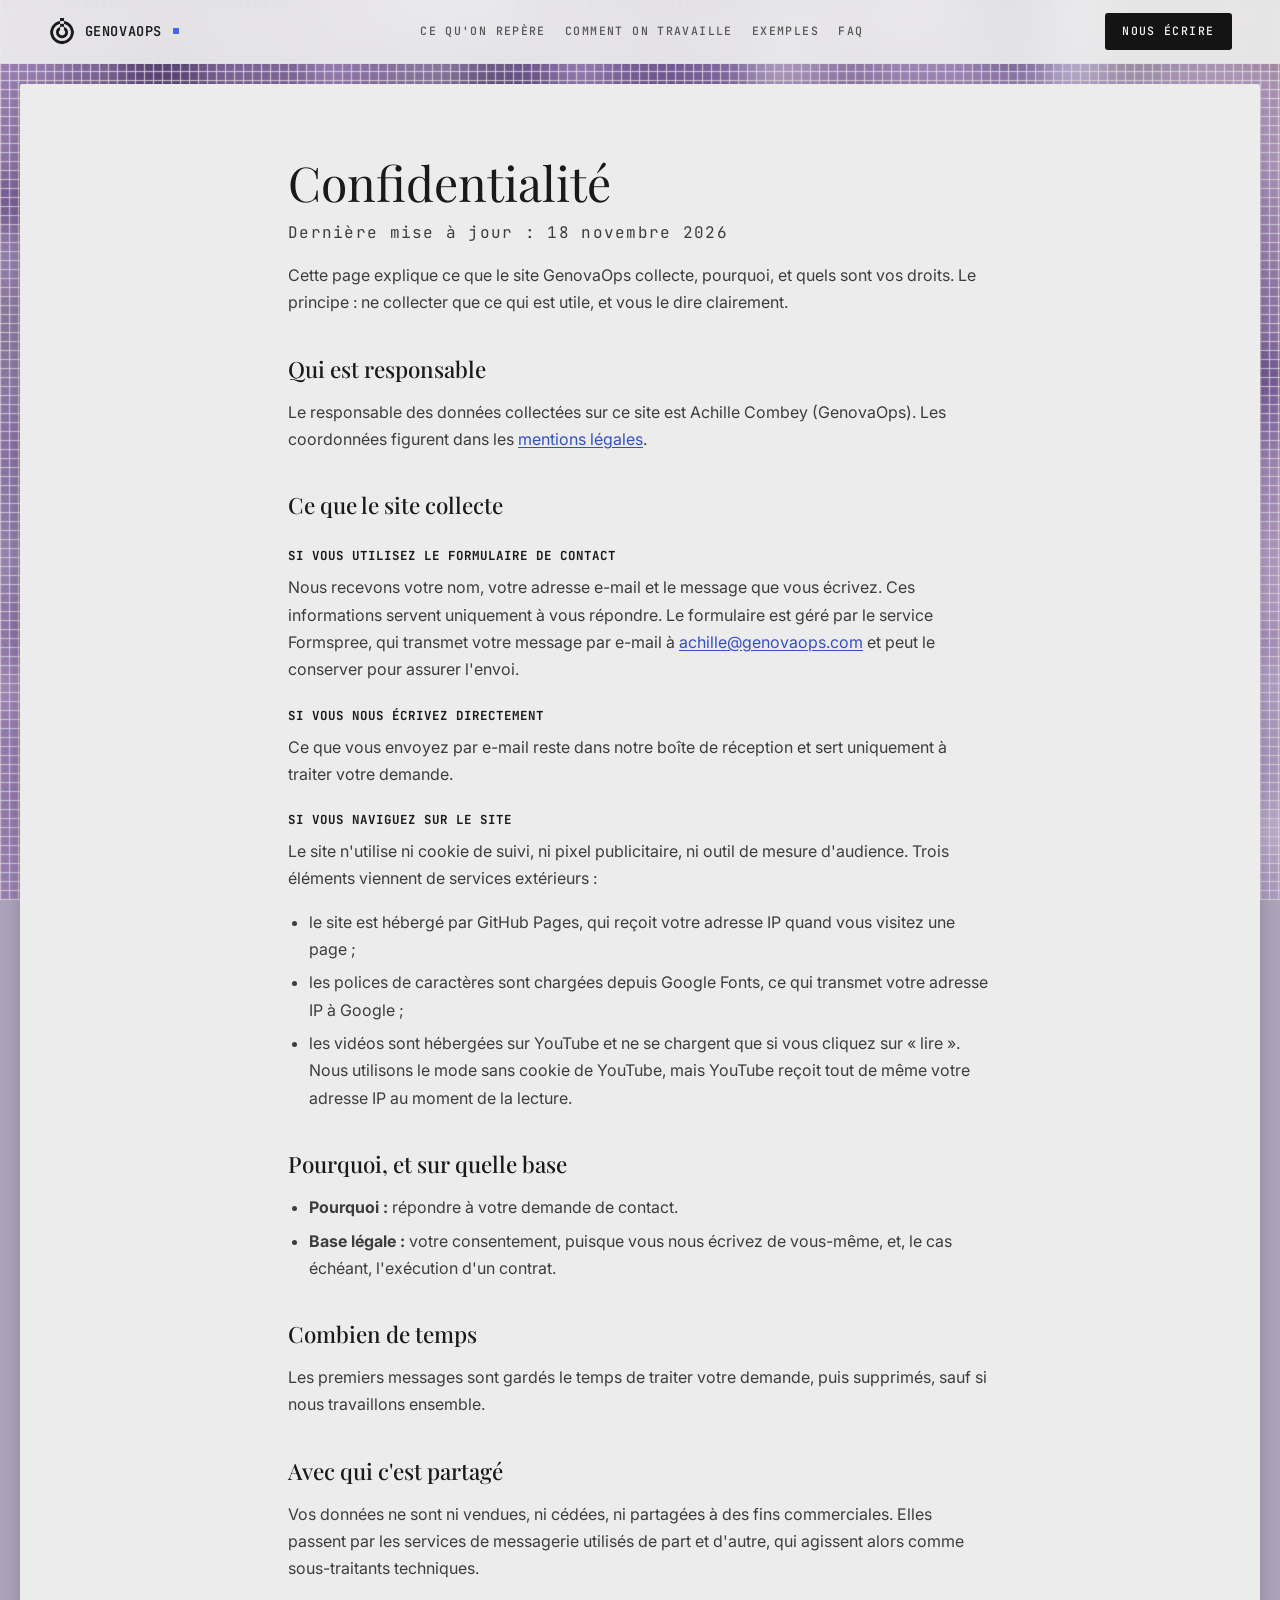
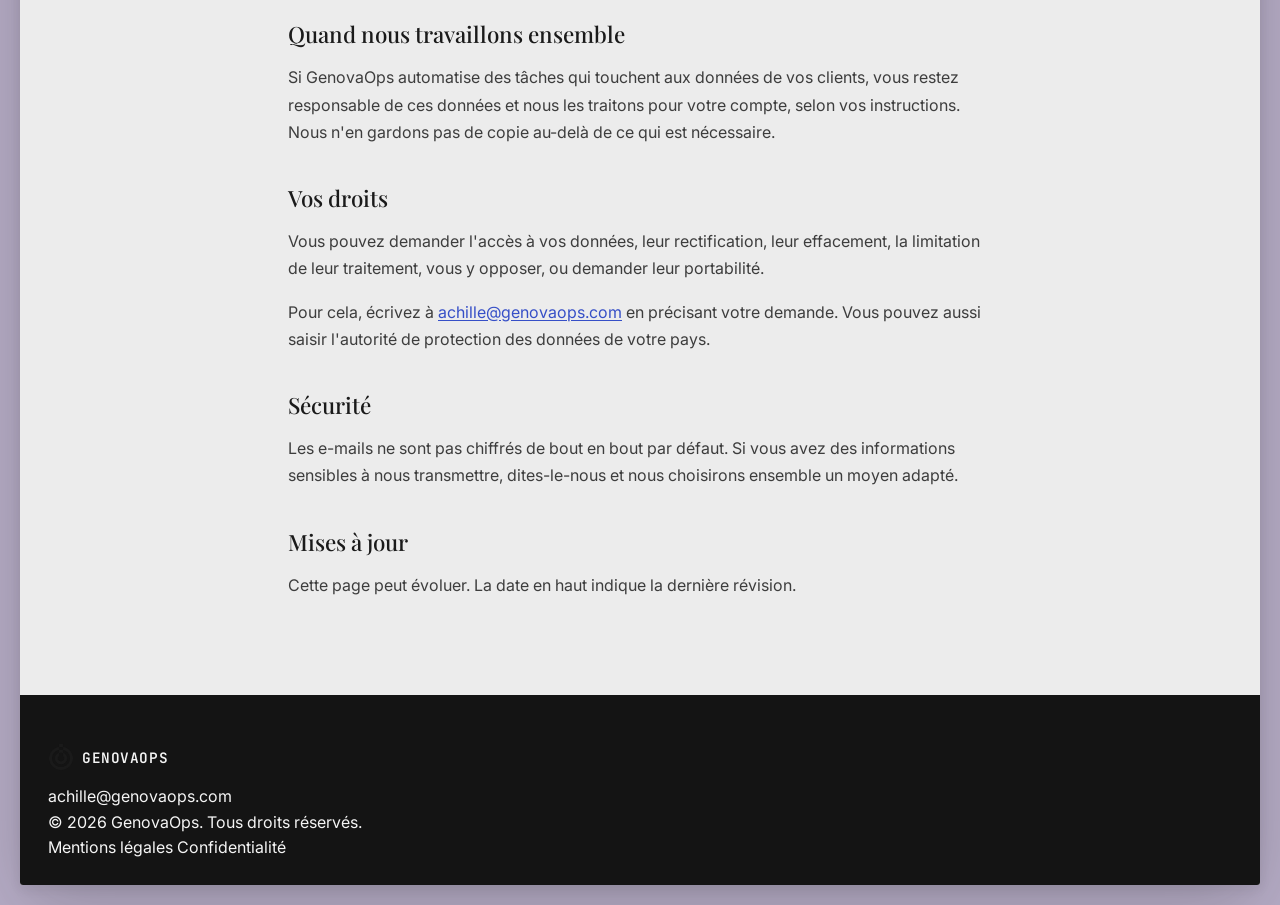
<file: confidentialite.html>
<!DOCTYPE html>
<html lang="fr">
<head>
  <meta charset="UTF-8">
  <meta name="viewport" content="width=device-width, initial-scale=1.0">
  <title>Confidentialité | GenovaOps</title>
  <meta name="description" content="Ce que le site GenovaOps collecte, pourquoi, et vos droits.">
  <meta name="robots" content="noindex,follow">
  <link rel="canonical" href="https://www.genovaops.com/confidentialite.html">
  <link rel="icon" type="image/png" sizes="32x32" href="assets/img/favicon-32.png">
  <link rel="icon" type="image/svg+xml" href="assets/img/favicon.svg">
  <link rel="apple-touch-icon" sizes="180x180" href="assets/img/apple-touch-icon.png">
  <link rel="preconnect" href="https://fonts.googleapis.com">
  <link rel="preconnect" href="https://fonts.gstatic.com" crossorigin>
  <link href="https://fonts.googleapis.com/css2?family=Playfair+Display:ital,wght@0,400;0,500;0,600;1,400;1,500&family=JetBrains+Mono:wght@400;500;600&family=Inter:wght@300;400;500;600;700&display=swap" rel="stylesheet">
  <link rel="stylesheet" href="assets/css/styles.css">
</head>
<body>

<header class="nav" data-nav>
  <div class="nav__inner">
    <a href="index.html" class="nav__brand" aria-label="GenovaOps, accueil">
      <img src="assets/img/logo-noir.svg" alt="" width="28" height="28" aria-hidden="true">
      <span class="nav__brand-text">GenovaOps</span>
      <span class="nav__brand-dot" aria-hidden="true"></span>
    </a>
    <nav class="nav__links" id="nav-links" aria-label="Principal">
      <a href="index.html#track">Ce qu'on repère</a>
      <a href="index.html#build">Comment on travaille</a>
      <a href="index.html#proof">Exemples</a>
      <a href="index.html#faq">FAQ</a>
    </nav>
    <a href="index.html#contact" class="nav__cta">Nous écrire</a>
    <button type="button" class="nav__toggle" data-nav-toggle aria-label="Menu" aria-expanded="false" aria-controls="nav-links">
      <span></span><span></span><span></span>
    </button>
  </div>
</header>

<div class="shell">
<main>
  <section class="legal">
    <div class="legal__inner">
      <h1>Confidentialité</h1>
      <p class="legal__date">Dernière mise à jour : 18 novembre 2026</p>
      <p>Cette page explique ce que le site GenovaOps collecte, pourquoi, et quels sont vos droits. Le principe : ne collecter que ce qui est utile, et vous le dire clairement.</p>

      <h2>Qui est responsable</h2>
      <p>Le responsable des données collectées sur ce site est Achille Combey (GenovaOps). Les coordonnées figurent dans les <a href="mentions-legales.html">mentions légales</a>.</p>

      <h2>Ce que le site collecte</h2>
      <h3>Si vous utilisez le formulaire de contact</h3>
      <p>Nous recevons votre nom, votre adresse e-mail et le message que vous écrivez. Ces informations servent uniquement à vous répondre. Le formulaire est géré par le service Formspree, qui transmet votre message par e-mail à <a href="mailto:achille@genovaops.com">achille@genovaops.com</a> et peut le conserver pour assurer l'envoi.</p>

      <h3>Si vous nous écrivez directement</h3>
      <p>Ce que vous envoyez par e-mail reste dans notre boîte de réception et sert uniquement à traiter votre demande.</p>

      <h3>Si vous naviguez sur le site</h3>
      <p>Le site n'utilise ni cookie de suivi, ni pixel publicitaire, ni outil de mesure d'audience. Trois éléments viennent de services extérieurs :</p>
      <ul>
        <li>le site est hébergé par GitHub Pages, qui reçoit votre adresse IP quand vous visitez une page ;</li>
        <li>les polices de caractères sont chargées depuis Google Fonts, ce qui transmet votre adresse IP à Google ;</li>
        <li>les vidéos sont hébergées sur YouTube et ne se chargent que si vous cliquez sur « lire ». Nous utilisons le mode sans cookie de YouTube, mais YouTube reçoit tout de même votre adresse IP au moment de la lecture.</li>
      </ul>

      <h2>Pourquoi, et sur quelle base</h2>
      <ul>
        <li><strong>Pourquoi :</strong> répondre à votre demande de contact.</li>
        <li><strong>Base légale :</strong> votre consentement, puisque vous nous écrivez de vous-même, et, le cas échéant, l'exécution d'un contrat.</li>
      </ul>

      <h2>Combien de temps</h2>
      <p>Les premiers messages sont gardés le temps de traiter votre demande, puis supprimés, sauf si nous travaillons ensemble.</p>

      <h2>Avec qui c'est partagé</h2>
      <p>Vos données ne sont ni vendues, ni cédées, ni partagées à des fins commerciales. Elles passent par les services de messagerie utilisés de part et d'autre, qui agissent alors comme sous-traitants techniques.</p>

      <h2>Quand nous travaillons ensemble</h2>
      <p>Si GenovaOps automatise des tâches qui touchent aux données de vos clients, vous restez responsable de ces données et nous les traitons pour votre compte, selon vos instructions. Nous n'en gardons pas de copie au-delà de ce qui est nécessaire.</p>

      <h2>Vos droits</h2>
      <p>Vous pouvez demander l'accès à vos données, leur rectification, leur effacement, la limitation de leur traitement, vous y opposer, ou demander leur portabilité.</p>
      <p>Pour cela, écrivez à <a href="mailto:achille@genovaops.com">achille@genovaops.com</a> en précisant votre demande. Vous pouvez aussi saisir l'autorité de protection des données de votre pays.</p>

      <h2>Sécurité</h2>
      <p>Les e-mails ne sont pas chiffrés de bout en bout par défaut. Si vous avez des informations sensibles à nous transmettre, dites-le-nous et nous choisirons ensemble un moyen adapté.</p>

      <h2>Mises à jour</h2>
      <p>Cette page peut évoluer. La date en haut indique la dernière révision.</p>
    </div>
  </section>
</main>

<footer class="footer">
  <div class="container footer__inner">
    <div>
      <div class="footer__brand">
        <img src="assets/img/logo-noir.png" alt="" width="26" height="26" aria-hidden="true">
        <span>GenovaOps</span>
      </div>
      <p class="footer__copy" style="margin-top:.4rem;"><a href="mailto:achille@genovaops.com">achille@genovaops.com</a></p>
      <p class="footer__copy">© <span id="year">2026</span> GenovaOps. Tous droits réservés.</p>
    </div>
    <nav class="footer__links" aria-label="Pied de page">
      <a href="mentions-legales.html">Mentions légales</a>
      <a href="confidentialite.html">Confidentialité</a>
    </nav>
  </div>
</footer>
</div>

<script>document.getElementById("year").textContent = new Date().getFullYear();</script>
<script src="assets/js/main.js" defer></script>
</body>
</html>
</file>
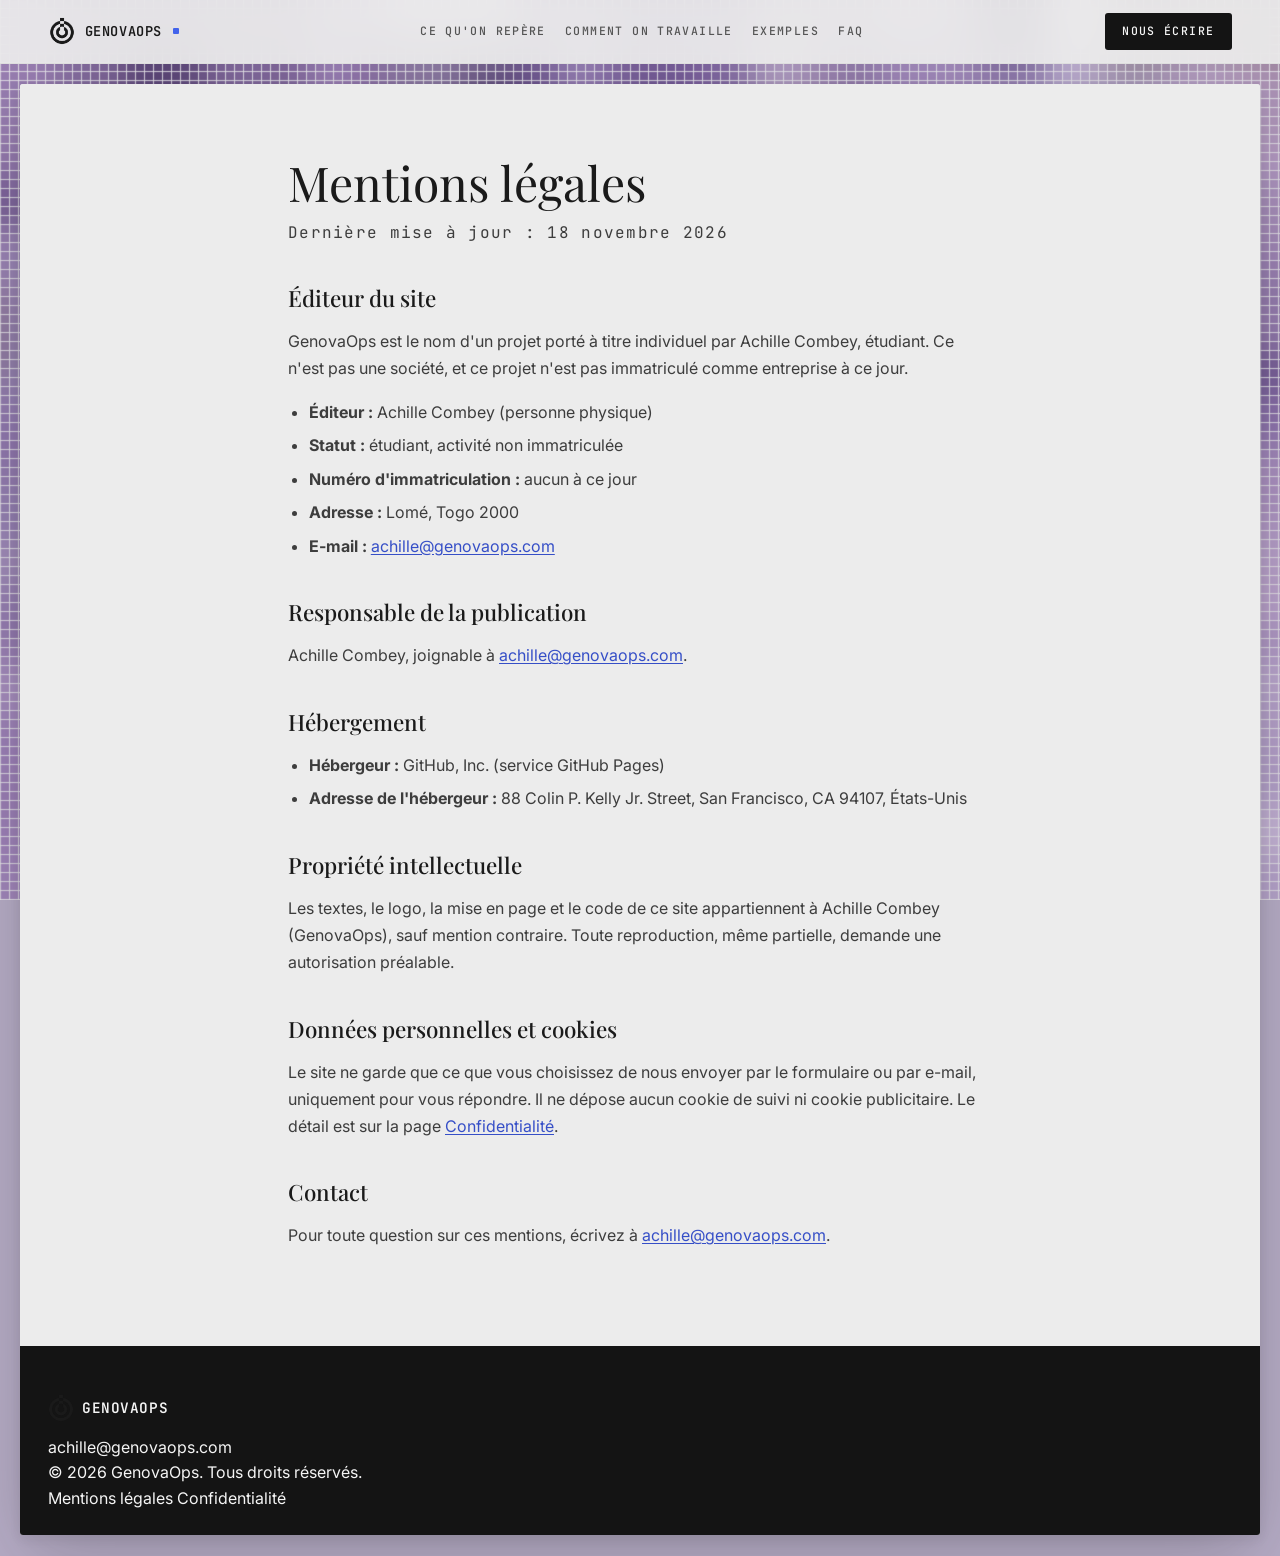
<file: mentions-legales.html>
<!DOCTYPE html>
<html lang="fr">
<head>
  <meta charset="UTF-8">
  <meta name="viewport" content="width=device-width, initial-scale=1.0">
  <title>Mentions légales | GenovaOps</title>
  <meta name="description" content="Mentions légales du site GenovaOps.">
  <meta name="robots" content="noindex,follow">
  <link rel="canonical" href="https://www.genovaops.com/mentions-legales.html">
  <link rel="icon" type="image/png" sizes="32x32" href="assets/img/favicon-32.png">
  <link rel="icon" type="image/svg+xml" href="assets/img/favicon.svg">
  <link rel="apple-touch-icon" sizes="180x180" href="assets/img/apple-touch-icon.png">
  <link rel="preconnect" href="https://fonts.googleapis.com">
  <link rel="preconnect" href="https://fonts.gstatic.com" crossorigin>
  <link href="https://fonts.googleapis.com/css2?family=Playfair+Display:ital,wght@0,400;0,500;0,600;1,400;1,500&family=JetBrains+Mono:wght@400;500;600&family=Inter:wght@300;400;500;600;700&display=swap" rel="stylesheet">
  <link rel="stylesheet" href="assets/css/styles.css">
</head>
<body>

<header class="nav" data-nav>
  <div class="nav__inner">
    <a href="index.html" class="nav__brand" aria-label="GenovaOps, accueil">
      <img src="assets/img/logo-noir.svg" alt="" width="28" height="28" aria-hidden="true">
      <span class="nav__brand-text">GenovaOps</span>
      <span class="nav__brand-dot" aria-hidden="true"></span>
    </a>
    <nav class="nav__links" id="nav-links" aria-label="Principal">
      <a href="index.html#track">Ce qu'on repère</a>
      <a href="index.html#build">Comment on travaille</a>
      <a href="index.html#proof">Exemples</a>
      <a href="index.html#faq">FAQ</a>
    </nav>
    <a href="index.html#contact" class="nav__cta">Nous écrire</a>
    <button type="button" class="nav__toggle" data-nav-toggle aria-label="Menu" aria-expanded="false" aria-controls="nav-links">
      <span></span><span></span><span></span>
    </button>
  </div>
</header>

<div class="shell">
<main>
  <section class="legal">
    <div class="legal__inner">
      <h1>Mentions légales</h1>
      <p class="legal__date">Dernière mise à jour : 18 novembre 2026</p>
      <h2>Éditeur du site</h2>
      <p>GenovaOps est le nom d'un projet porté à titre individuel par Achille Combey, étudiant. Ce n'est pas une société, et ce projet n'est pas immatriculé comme entreprise à ce jour.</p>
      <ul>
        <li><strong>Éditeur :</strong> Achille Combey (personne physique)</li>
        <li><strong>Statut :</strong> étudiant, activité non immatriculée</li>
        <li><strong>Numéro d'immatriculation :</strong> aucun à ce jour</li>
        <li><strong>Adresse :</strong> Lomé, Togo 2000</li>
        <li><strong>E-mail :</strong> <a href="mailto:achille@genovaops.com">achille@genovaops.com</a></li>
      </ul>

      <h2>Responsable de la publication</h2>
      <p>Achille Combey, joignable à <a href="mailto:achille@genovaops.com">achille@genovaops.com</a>.</p>

      <h2>Hébergement</h2>
      <ul>
        <li><strong>Hébergeur :</strong> GitHub, Inc. (service GitHub Pages)</li>
        <li><strong>Adresse de l'hébergeur :</strong> 88 Colin P. Kelly Jr. Street, San Francisco, CA 94107, États-Unis</li>
      </ul>

      <h2>Propriété intellectuelle</h2>
      <p>Les textes, le logo, la mise en page et le code de ce site appartiennent à Achille Combey (GenovaOps), sauf mention contraire. Toute reproduction, même partielle, demande une autorisation préalable.</p>

      <h2>Données personnelles et cookies</h2>
      <p>Le site ne garde que ce que vous choisissez de nous envoyer par le formulaire ou par e-mail, uniquement pour vous répondre. Il ne dépose aucun cookie de suivi ni cookie publicitaire. Le détail est sur la page <a href="confidentialite.html">Confidentialité</a>.</p>

      <h2>Contact</h2>
      <p>Pour toute question sur ces mentions, écrivez à <a href="mailto:achille@genovaops.com">achille@genovaops.com</a>.</p>
    </div>
  </section>
</main>

<footer class="footer">
  <div class="container footer__inner">
    <div>
      <div class="footer__brand">
        <img src="assets/img/logo-noir.png" alt="" width="26" height="26" aria-hidden="true">
        <span>GenovaOps</span>
      </div>
      <p class="footer__copy" style="margin-top:.4rem;"><a href="mailto:achille@genovaops.com">achille@genovaops.com</a></p>
      <p class="footer__copy">© <span id="year">2026</span> GenovaOps. Tous droits réservés.</p>
    </div>
    <nav class="footer__links" aria-label="Pied de page">
      <a href="mentions-legales.html">Mentions légales</a>
      <a href="confidentialite.html">Confidentialité</a>
    </nav>
  </div>
</footer>
</div>

<script>document.getElementById("year").textContent = new Date().getFullYear();</script>
<script src="assets/js/main.js" defer></script>
</body>
</html>
</file>
<file: assets/css/styles.css>
/* ============================================================
   GenovaOps — Design éditorial brutaliste raffiné
   Carte flottante sur fond mosaïque pixelisé olive/vert
   Typo : Playfair Display (serif éditorial) + JetBrains Mono (technique)
   Accent : bleu indigo #5b5be8 (visualisation des pertes)
   ============================================================ */

/* ---------- Reset ---------- */
*, *::before, *::after { box-sizing: border-box; margin: 0; padding: 0; }
html { scroll-behavior: smooth; -webkit-text-size-adjust: 100%; }
body {
  font-family: "Inter", "Helvetica Neue", Arial, system-ui, sans-serif;
  color: var(--ink);
  background: #b8aec8;
  background-image: url("../img/bg-mosaic.png");
  background-size: cover;
  background-position: center;
  background-attachment: fixed;
  line-height: 1.6;
  -webkit-font-smoothing: antialiased;
  text-rendering: optimizeLegibility;
  overflow-x: hidden;
}
img, svg, video { max-width: 100%; display: block; height: auto; }
a { color: inherit; text-decoration: none; }
button { font: inherit; cursor: pointer; background: none; border: 0; color: inherit; }
ul, ol { list-style: none; }

/* ---------- Design tokens ---------- */
:root {
  --page-bg: #b8aec8;
  --card-bg: #ececec;
  --card-bg-2: #f4f4f2;
  --ink: #1a1a1a;
  --ink-soft: #555;
  --ink-mute: #8a8a8a;
  --line: #c9c9c9;
  --line-soft: #dedede;
  --accent: #4263eb;
  --accent-soft: #5c7ff0;
  --accent-deep: #364fc7;
  --black: #141414;
  --white: #f5f5f5;
  --green: #2f855a;
  --font-serif: "Playfair Display", Georgia, "Times New Roman", serif;
  --font-mono: "JetBrains Mono", "IBM Plex Mono", "SF Mono", Menlo, monospace;
  --font-sans: "Inter", "Helvetica Neue", Arial, sans-serif;
  --radius: 3px;
  --gutter: clamp(1rem, 3vw, 1.75rem);
  --maxw: 1240px;
  --nav-h: 64px;
  --ease: cubic-bezier(.22, .61, .36, 1);
}

/* ---------- Layout helpers ---------- */
.shell {
  position: relative;
  max-width: 1240px;
  margin: clamp(.75rem, 1.6vw, 1.4rem) auto;
  background: var(--card-bg);
  border-radius: var(--radius);
  box-shadow: 0 24px 80px rgba(20, 20, 20, .22), 0 4px 12px rgba(20, 20, 20, .08);
  overflow: hidden;
  z-index: 1;
}
.container {
  width: 100%;
  max-width: var(--maxw);
  margin-inline: auto;
  padding-inline: var(--gutter);
}
.section { padding: clamp(3.5rem, 8vw, 6rem) 0; }
.section--tint { background: var(--card-bg-2); }
.section--dark { background: var(--black); color: var(--white); }
.section-head { max-width: 720px; margin-bottom: 3rem; }
.section-head.center { margin-inline: auto; text-align: center; }
.eyebrow {
  display: inline-block;
  font-family: var(--font-mono);
  font-size: .72rem;
  font-weight: 500;
  letter-spacing: .18em;
  text-transform: uppercase;
  color: var(--ink-soft);
  margin-bottom: 1rem;
}
.eyebrow::before { content: "// "; color: var(--accent); }
.section-head h2 {
  font-family: var(--font-serif);
  font-weight: 400;
  font-size: clamp(1.9rem, 4vw, 2.8rem);
  line-height: 1.15;
  letter-spacing: -.01em;
  color: var(--ink);
  margin-bottom: 1rem;
}
.section-head p { font-size: 1.02rem; color: var(--ink-soft); line-height: 1.6; }
.section--dark .eyebrow { color: #b8b8c0; }
.section--dark .section-head h2 { color: var(--white); }
.section--dark .section-head p { color: #b0b0b8; }

/* ---------- Navigation ---------- */
.nav {
  position: sticky;
  top: 0;
  z-index: 100;
  background: rgba(236, 236, 236, .92);
  backdrop-filter: blur(10px);
  border-bottom: 1px solid var(--line-soft);
  height: var(--nav-h);
  display: flex;
  align-items: center;
}
.nav__inner {
  max-width: var(--maxw);
  width: 100%;
  margin-inline: auto;
  padding-inline: var(--gutter);
  display: flex;
  align-items: center;
  gap: 2rem;
}
.nav__brand {
  display: flex;
  align-items: center;
  gap: .55rem;
  font-family: var(--font-mono);
  font-size: .85rem;
  font-weight: 600;
  letter-spacing: .04em;
  color: var(--ink);
  text-transform: uppercase;
}
.nav__brand img {
  width: 28px;
  height: 28px;
  display: block;
  flex: 0 0 28px;
}
.nav__brand-dot { width: 6px; height: 6px; background: var(--accent); border-radius: 1px; margin-left: .15rem; }
.nav__links { display: flex; align-items: center; gap: clamp(.8rem, 1.5vw, 1.4rem); margin-inline: auto; }
.nav__links a, .nav__cta { white-space: nowrap; }
.nav__links a {
  font-family: var(--font-mono);
  font-size: .72rem;
  font-weight: 500;
  letter-spacing: .12em;
  text-transform: uppercase;
  color: var(--ink-soft);
  transition: color .2s var(--ease);
}
.nav__links a:hover { color: var(--ink); }
.nav__cta {
  font-family: var(--font-mono);
  font-size: .72rem;
  font-weight: 500;
  letter-spacing: .12em;
  text-transform: uppercase;
  background: var(--black);
  color: var(--white);
  padding: .55rem 1.1rem;
  border-radius: var(--radius);
  transition: background .2s var(--ease);
}
.nav__cta:hover { background: var(--accent); }
.nav__toggle { display: none; }
@media (max-width: 860px) {
  .nav__links, .nav__cta { display: none; }
  .lang-switch { margin-left: auto; }
  .nav__toggle { display: inline-flex; flex-direction: column; gap: 4px; margin-left: .5rem; padding: .5rem; }
  .nav__toggle span { width: 22px; height: 2px; background: var(--ink); }
  .nav__links.is-open {
    display: flex;
    position: absolute;
    top: var(--nav-h);
    left: 0; right: 0;
    flex-direction: column;
    background: #ececec;
    box-shadow: 0 16px 30px rgba(20, 20, 20, .12);
    border-bottom: 1px solid var(--line);
    padding: 1rem var(--gutter);
    gap: 1rem;
  }
}

/* ---------- Buttons ---------- */
.btn {
  display: inline-flex;
  align-items: center;
  gap: .55rem;
  font-family: var(--font-mono);
  font-size: .74rem;
  font-weight: 500;
  letter-spacing: .12em;
  text-transform: uppercase;
  padding: .8rem 1.3rem;
  border-radius: var(--radius);
  border: 1px solid transparent;
  transition: all .2s var(--ease);
  white-space: nowrap;
}
.btn--primary { background: var(--black); color: var(--white); }
.btn--primary:hover { background: var(--accent); transform: translateY(-1px); }
.btn--outline { background: transparent; color: var(--ink-soft); border-color: var(--line); }
.btn--outline:hover { border-color: var(--ink); color: var(--ink); }
.btn--lg { padding: 1rem 1.6rem; font-size: .8rem; }
.btn svg { width: 14px; height: 14px; }

/* ---------- Hero ---------- */
.hero {
  position: relative;
  padding: clamp(3rem, 7vw, 5.5rem) 0 0;
  text-align: center;
  overflow: hidden;
}
.hero__inner { max-width: 880px; margin: 0 auto; padding-inline: var(--gutter); }
.hero__badge {
  display: inline-flex;
  align-items: center;
  gap: .5rem;
  font-family: var(--font-mono);
  font-size: .7rem;
  letter-spacing: .14em;
  text-transform: uppercase;
  color: var(--ink-soft);
  border: 1px solid var(--line);
  padding: .4rem .8rem;
  border-radius: var(--radius);
  margin-bottom: 1.6rem;
  background: var(--card-bg-2);
}
.hero__badge-dot {
  width: 7px; height: 7px;
  background: var(--green);
  border-radius: 50%;
  box-shadow: 0 0 0 3px rgba(47, 133, 90, .18);
  animation: heroPulse 2.4s ease-in-out infinite;
}
@keyframes heroPulse {
  0%, 100% { box-shadow: 0 0 0 3px rgba(47, 133, 90, .18); }
  50% { box-shadow: 0 0 0 6px rgba(47, 133, 90, .05); }
}
.hero__title {
  font-family: var(--font-serif);
  font-weight: 400;
  font-size: clamp(2.1rem, 6vw, 4.2rem);
  line-height: 1.1;
  letter-spacing: -.015em;
  color: var(--ink);
  margin-bottom: 1.5rem;
}
.hero__title-em { color: var(--accent); font-style: italic; }
.hero__sub {
  font-size: 1.05rem;
  color: var(--ink-soft);
  line-height: 1.6;
  max-width: 620px;
  margin: 0 auto 2rem;
}
.hero__cta {
  display: flex;
  gap: .8rem;
  justify-content: center;
  flex-wrap: wrap;
  margin-bottom: 1.2rem;
}
.hero__micro {
  font-family: var(--font-mono);
  font-size: .72rem;
  letter-spacing: .04em;
  color: var(--ink-mute);
}

/* ---------- Section : Ce qu'on traque (pertes typiques) ---------- */
.loss-grid {
  display: grid;
  grid-template-columns: 1fr;
  gap: 1px;
  background: var(--line-soft);
  border: 1px solid var(--line-soft);
}
@media (min-width: 720px) { .loss-grid { grid-template-columns: repeat(2, 1fr); } }
@media (min-width: 1040px) { .loss-grid { grid-template-columns: repeat(4, 1fr); } }
.loss-card {
  background: var(--card-bg);
  padding: 1.6rem 1.4rem;
  display: flex;
  flex-direction: column;
  gap: .6rem;
  transition: background .25s var(--ease);
}
.loss-card:hover { background: var(--card-bg-2); }
.loss-card__icon {
  width: 28px; height: 28px;
  display: inline-flex;
  align-items: center;
  justify-content: center;
  color: var(--accent);
  margin-bottom: .3rem;
}
.loss-card__icon svg { width: 24px; height: 24px; }
.loss-card__tag {
  font-family: var(--font-mono);
  font-size: .66rem;
  letter-spacing: .14em;
  text-transform: uppercase;
  color: var(--ink-mute);
}
.loss-card__title {
  font-family: var(--font-serif);
  font-size: 1.2rem;
  font-weight: 500;
  line-height: 1.25;
  color: var(--ink);
}
.loss-card__desc { font-size: .9rem; color: var(--ink-soft); line-height: 1.55; }
.loss-card__metric {
  margin-top: auto;
  padding-top: .8rem;
  border-top: 1px dashed var(--line);
  font-family: var(--font-mono);
  font-size: .72rem;
  color: var(--accent);
  letter-spacing: .04em;
}
.loss-card__metric strong {
  font-size: 1.1rem;
  font-weight: 600;
  display: block;
  color: var(--ink);
  margin-bottom: .1rem;
}

/* ---------- Section : Comment on bâtit (services) ---------- */
.build-grid { display: grid; grid-template-columns: 1fr; gap: 1.2rem; }
@media (min-width: 860px) { .build-grid { grid-template-columns: repeat(3, 1fr); } }
.build-card {
  position: relative;
  background: var(--card-bg-2);
  border: 1px solid var(--line-soft);
  border-radius: var(--radius);
  padding: 1.8rem 1.6rem;
  display: flex;
  flex-direction: column;
  gap: .8rem;
  transition: transform .25s var(--ease), border-color .25s var(--ease);
}
.build-card:hover { transform: translateY(-3px); border-color: var(--accent); }
.build-card--featured { background: var(--black); color: var(--white); border-color: var(--black); }
.build-card--featured .build-card__title,
.build-card--featured .build-card__desc { color: var(--white); }
.build-card--featured .build-card__list li { color: #c4c4cc; }
.build-card--featured .build-card__list li::before { background: var(--accent); }
.build-card__num {
  font-family: var(--font-mono);
  font-size: .72rem;
  letter-spacing: .12em;
  color: var(--accent);
}
.build-card__title {
  font-family: var(--font-serif);
  font-size: 1.4rem;
  font-weight: 500;
  color: var(--ink);
  line-height: 1.2;
}
.build-card__desc { font-size: .95rem; color: var(--ink-soft); line-height: 1.55; }
.build-card__list { display: flex; flex-direction: column; gap: .55rem; margin-top: .4rem; }
.build-card__list li {
  position: relative;
  padding-left: 1.3rem;
  font-size: .88rem;
  color: var(--ink-soft);
  line-height: 1.5;
}
.build-card__list li::before {
  content: "";
  position: absolute;
  left: 0;
  top: .55em;
  width: 8px; height: 8px;
  background: var(--accent);
  border-radius: 1px;
}
.build-card__tag {
  position: absolute;
  top: 1rem;
  right: 1rem;
  font-family: var(--font-mono);
  font-size: .62rem;
  letter-spacing: .14em;
  text-transform: uppercase;
  background: var(--accent);
  color: var(--white);
  padding: .25rem .55rem;
  border-radius: var(--radius);
}

/* ---------- Section AVANT/APRÈS (concrètement) ---------- */
.concretely-grid {
  display: grid;
  grid-template-columns: 1fr;
  gap: 1.2rem;
  margin-bottom: 2rem;
}
@media (min-width: 860px) { .concretely-grid { grid-template-columns: 1fr 1fr; } }
.concretely-card {
  position: relative;
  background: var(--card-bg-2);
  border: 1px solid var(--line-soft);
  border-radius: var(--radius);
  padding: 1.8rem 1.6rem;
}
.concretely-card--before { background: #e4e2dd; border-color: #d4d1ca; }
.concretely-card--before .concretely-card__list li {
  color: var(--ink-mute);
  text-decoration: line-through;
  text-decoration-color: rgba(0, 0, 0, .15);
}
.concretely-card--after { background: var(--black); color: var(--white); border-color: var(--black); }
.concretely-card--after .concretely-card__list li { color: #d4d4dc; }
.concretely-card--after .concretely-card__list li::before { background: var(--accent); }
.concretely-card--after .concretely-card__total { background: rgba(91, 91, 232, .15); color: var(--accent-soft); }
.concretely-card--after h3 { color: var(--white); }
.concretely-card__tag {
  display: inline-flex;
  align-items: center;
  font-family: var(--font-mono);
  font-size: .66rem;
  letter-spacing: .14em;
  text-transform: uppercase;
  padding: .3rem .6rem;
  border-radius: var(--radius);
  margin-bottom: 1rem;
}
.concretely-card--before .concretely-card__tag { background: #d4d1ca; color: var(--ink-soft); }
.concretely-card--after .concretely-card__tag { background: var(--accent); color: var(--white); }
.concretely-card h3 {
  font-family: var(--font-serif);
  font-size: 1.3rem;
  font-weight: 500;
  color: var(--ink);
  margin-bottom: 1rem;
  line-height: 1.25;
}
.concretely-card__list { display: flex; flex-direction: column; gap: .6rem; margin-bottom: 1.2rem; }
.concretely-card__list li {
  position: relative;
  padding-left: 1.4rem;
  font-size: .92rem;
  line-height: 1.5;
  color: var(--ink-soft);
}
.concretely-card__list li::before {
  content: "";
  position: absolute;
  left: 0;
  top: .5em;
  width: 10px; height: 10px;
  background: var(--accent);
  border-radius: 1px;
}
.concretely-card--before .concretely-card__list li::before { background: #b0ada4; }
.concretely-card__total {
  font-family: var(--font-mono);
  font-size: .85rem;
  padding: .8rem 1rem;
  background: #d8d5cc;
  border-radius: var(--radius);
  line-height: 1.5;
}
.concretely-card__total strong { font-weight: 700; }
.concretely-note {
  text-align: center;
  font-size: .92rem;
  color: var(--ink-soft);
  max-width: 640px;
  margin: 0 auto;
  padding: 1.1rem 1.4rem;
  background: var(--card-bg-2);
  border: 1px dashed var(--line);
  border-radius: var(--radius);
}
.concretely-note strong { color: var(--ink); }

/* ---------- Section : Méthode (pourquoi ça tient) ---------- */
.holds-grid { display: grid; grid-template-columns: 1fr; gap: 2rem; align-items: start; }
@media (min-width: 880px) { .holds-grid { grid-template-columns: 1fr 1fr; } }
.holds-text h3 {
  font-family: var(--font-serif);
  font-size: 1.4rem;
  font-weight: 500;
  color: var(--ink);
  margin-bottom: .8rem;
  line-height: 1.25;
}
.holds-text p { font-size: .95rem; color: var(--ink-soft); margin-bottom: 1.4rem; line-height: 1.6; }
.flow { display: flex; flex-direction: column; gap: .8rem; }
.flow__step {
  display: flex;
  gap: .9rem;
  align-items: flex-start;
  padding: 1rem 1.1rem;
  background: var(--card-bg-2);
  border: 1px solid var(--line-soft);
  border-radius: var(--radius);
}
.flow__num {
  flex: 0 0 28px;
  width: 28px; height: 28px;
  display: inline-flex;
  align-items: center;
  justify-content: center;
  background: var(--accent);
  color: var(--white);
  font-family: var(--font-mono);
  font-size: .8rem;
  font-weight: 600;
  border-radius: var(--radius);
}
.flow__step strong {
  display: block;
  font-family: var(--font-mono);
  font-size: .76rem;
  letter-spacing: .06em;
  text-transform: uppercase;
  color: var(--ink);
  margin-bottom: .3rem;
}
.flow__step span { font-size: .9rem; color: var(--ink-soft); }
.holds-visual {
  background: var(--black);
  border-radius: var(--radius);
  padding: 1.6rem;
  color: var(--white);
}
.holds-visual h3 {
  font-family: var(--font-serif);
  font-size: 1.25rem;
  font-weight: 500;
  margin-bottom: 1rem;
  color: var(--white);
}
.holds-visual__bars { display: flex; flex-direction: column; gap: .6rem; margin-top: 1rem; }
.holds-visual__bar {
  display: flex;
  align-items: center;
  gap: .8rem;
  font-family: var(--font-mono);
  font-size: .72rem;
  letter-spacing: .04em;
}
.holds-visual__bar-label { color: #a0a0a8; flex: 0 0 110px; }
.holds-visual__bar-track {
  flex: 1;
  height: 8px;
  background: rgba(255, 255, 255, .08);
  border-radius: 2px;
  overflow: hidden;
}
.holds-visual__bar-fill { height: 100%; background: var(--accent); border-radius: 2px; }
.holds-visual__bar-value { color: var(--white); flex: 0 0 50px; text-align: right; }

/* ---------- Section : Preuves (portfolio) ---------- */
.work-grid { display: grid; grid-template-columns: 1fr; gap: 1.2rem; }
@media (min-width: 720px) { .work-grid { grid-template-columns: repeat(2, 1fr); } }
@media (min-width: 1040px) { .work-grid { grid-template-columns: repeat(3, 1fr); } }
.work-card {
  background: var(--card-bg-2);
  border: 1px solid var(--line-soft);
  border-radius: var(--radius);
  overflow: hidden;
  transition: transform .25s var(--ease), box-shadow .25s var(--ease);
}
.work-card:hover { transform: translateY(-3px); box-shadow: 0 12px 32px rgba(20, 20, 20, .10); }
.work-card__media {
  position: relative;
  aspect-ratio: 16 / 9;
  background: #0d0d12;
  border: 0;
  padding: 0;
  cursor: zoom-in;
  width: 100%;
  overflow: hidden;
}
.work-card__media img {
  position: absolute;
  inset: 0;
  width: 100%; height: 100%;
  object-fit: cover;
  object-position: top left;
  transition: transform .4s var(--ease);
}
.work-card:hover .work-card__media img { transform: scale(1.04); }
.work-card__gain {
  position: absolute;
  top: .8rem;
  left: .8rem;
  font-family: var(--font-mono);
  font-size: .66rem;
  letter-spacing: .08em;
  text-transform: uppercase;
  background: var(--accent);
  color: var(--white);
  padding: .28rem .55rem;
  border-radius: var(--radius);
  z-index: 2;
}
.work-card__body { padding: 1.2rem 1.2rem 1.3rem; }
.work-card__tag {
  display: inline-block;
  font-family: var(--font-mono);
  font-size: .64rem;
  letter-spacing: .12em;
  text-transform: uppercase;
  color: var(--ink-mute);
  margin-bottom: .5rem;
}
.work-card h3 {
  font-family: var(--font-serif);
  font-size: 1.1rem;
  font-weight: 500;
  color: var(--ink);
  margin-bottom: .4rem;
  line-height: 1.25;
}
.work-card p { font-size: .88rem; color: var(--ink-soft); line-height: 1.5; margin-bottom: .8rem; }
.work-card__stack { display: flex; flex-wrap: wrap; gap: .3rem; }
.work-card__stack li {
  font-family: var(--font-mono);
  font-size: .66rem;
  color: var(--ink-mute);
  background: var(--card-bg);
  border: 1px solid var(--line-soft);
  padding: .2rem .45rem;
  border-radius: var(--radius);
}

/* ---------- Section : Estimate / Tarifs ---------- */
.estimate-grid { display: grid; grid-template-columns: 1fr; gap: 1.5rem; }
@media (min-width: 880px) {
  .estimate-grid { grid-template-columns: 1.3fr 1fr; align-items: start; }
}
.estimate-form {
  background: var(--card-bg-2);
  border: 1px solid var(--line-soft);
  border-radius: var(--radius);
  padding: 1.8rem;
}
.estimate-form__group { margin-bottom: 1.2rem; }
.estimate-form__label {
  display: block;
  font-family: var(--font-mono);
  font-size: .7rem;
  letter-spacing: .1em;
  text-transform: uppercase;
  color: var(--ink-soft);
  margin-bottom: .5rem;
}
.estimate-form__label span { color: var(--accent); }
.estimate-form input[type="text"],
.estimate-form input[type="email"],
.estimate-form select,
.estimate-form textarea {
  width: 100%;
  font-family: var(--font-sans);
  font-size: .95rem;
  color: var(--ink);
  background: var(--card-bg);
  border: 1px solid var(--line);
  border-radius: var(--radius);
  padding: .7rem .85rem;
  transition: border-color .2s var(--ease);
}
.estimate-form input:focus,
.estimate-form select:focus,
.estimate-form textarea:focus { outline: none; border-color: var(--accent); }
.estimate-form__row { display: grid; grid-template-columns: 1fr 1fr; gap: .8rem; }
.estimate-result {
  background: var(--black);
  color: var(--white);
  border-radius: var(--radius);
  padding: 1.8rem;
  position: sticky;
  top: calc(var(--nav-h) + 1rem);
}
.estimate-result__label {
  font-family: var(--font-mono);
  font-size: .68rem;
  letter-spacing: .14em;
  text-transform: uppercase;
  color: #b0b0b8;
  margin-bottom: .6rem;
}
.estimate-result__value {
  font-family: var(--font-serif);
  font-size: 2.6rem;
  font-weight: 500;
  color: var(--white);
  line-height: 1;
  margin-bottom: .3rem;
}
.estimate-result__value span { color: var(--accent); font-style: italic; }
.estimate-result__unit {
  font-family: var(--font-mono);
  font-size: .8rem;
  color: #b0b0b8;
  margin-bottom: 1.4rem;
}
.estimate-result__detail {
  font-size: .9rem;
  color: #c8c8d0;
  line-height: 1.5;
  padding-top: 1rem;
  border-top: 1px solid rgba(255, 255, 255, .1);
}

/* ---------- Section : FAQ ---------- */
.faq-list { max-width: 760px; margin: 0 auto; }
.faq-item { border-bottom: 1px solid var(--line-soft); }
.faq-item__btn {
  width: 100%;
  display: flex;
  justify-content: space-between;
  align-items: center;
  gap: 1rem;
  padding: 1.2rem 0;
  text-align: left;
  font-family: var(--font-serif);
  font-size: 1.1rem;
  font-weight: 500;
  color: var(--ink);
}
.faq-item__btn:hover { color: var(--accent); }
.faq-item__icon { flex: 0 0 18px; width: 18px; height: 18px; position: relative; transition: transform .25s var(--ease); }
.faq-item__icon::before,
.faq-item__icon::after { content: ""; position: absolute; background: var(--ink); transition: all .2s var(--ease); }
.faq-item__icon::before { top: 8px; left: 0; width: 18px; height: 2px; }
.faq-item__icon::after { top: 0; left: 8px; width: 2px; height: 18px; }
.faq-item.is-open .faq-item__icon::after { transform: rotate(90deg); opacity: 0; }
.faq-item.is-open .faq-item__icon::before { background: var(--accent); }
.faq-item__answer { max-height: 0; overflow: hidden; transition: max-height .35s var(--ease); }
.faq-item.is-open .faq-item__answer { max-height: 600px; }
.faq-item__answer p { padding: 0 0 1.2rem; font-size: .95rem; color: var(--ink-soft); line-height: 1.6; }

/* ---------- Section : Contact ---------- */
.contact-grid { display: grid; grid-template-columns: 1fr; gap: 2rem; }
@media (min-width: 880px) { .contact-grid { grid-template-columns: 1fr 1.2fr; } }
.contact-info p { font-size: .95rem; color: var(--ink-soft); margin-bottom: 1rem; line-height: 1.6; }
.contact-info__item {
  display: flex;
  gap: .8rem;
  align-items: flex-start;
  padding: .8rem 0;
  border-bottom: 1px solid var(--line-soft);
}
.contact-info__item svg { width: 18px; height: 18px; color: var(--accent); flex: 0 0 18px; margin-top: .1rem; }
.contact-info__item strong {
  display: block;
  font-family: var(--font-mono);
  font-size: .68rem;
  letter-spacing: .12em;
  text-transform: uppercase;
  color: var(--ink-mute);
  margin-bottom: .15rem;
}
.contact-info__item span { font-size: .92rem; color: var(--ink); }

/* ---------- Stats strip ---------- */
.stats-strip {
  display: grid;
  grid-template-columns: repeat(2, 1fr);
  gap: 1px;
  background: var(--line-soft);
  border-top: 1px solid var(--line-soft);
  border-bottom: 1px solid var(--line-soft);
}
@media (min-width: 720px) { .stats-strip { grid-template-columns: repeat(4, 1fr); } }
.stat { background: var(--card-bg); padding: 1.6rem 1.4rem; text-align: center; }
.stat__num {
  font-family: var(--font-serif);
  font-size: 2.2rem;
  font-weight: 500;
  color: var(--accent);
  line-height: 1;
  margin-bottom: .4rem;
}
.stat__label {
  font-family: var(--font-mono);
  font-size: .68rem;
  letter-spacing: .12em;
  text-transform: uppercase;
  color: var(--ink-soft);
}

/* ---------- Footer ---------- */
.footer { background: var(--black); color: var(--white); padding: 3rem 0 1.5rem; }
.footer__grid { display: grid; grid-template-columns: 1fr; gap: 2rem; margin-bottom: 2rem; }
@media (min-width: 720px) { .footer__grid { grid-template-columns: 2fr 1fr 1fr 1fr; } }
.footer__brand {
  font-family: var(--font-mono);
  font-size: .9rem;
  font-weight: 600;
  letter-spacing: .04em;
  text-transform: uppercase;
  margin-bottom: .8rem;
  display: flex;
  align-items: center;
  gap: .5rem;
}
.footer__brand-dot { width: 9px; height: 9px; background: var(--accent); border-radius: 1px; }
.footer__tagline {
  font-family: var(--font-serif);
  font-size: 1.1rem;
  color: #c8c8d0;
  line-height: 1.4;
  max-width: 320px;
}
.footer__col h4 {
  font-family: var(--font-mono);
  font-size: .68rem;
  letter-spacing: .14em;
  text-transform: uppercase;
  color: #8a8a92;
  margin-bottom: .8rem;
}
.footer__col ul { display: flex; flex-direction: column; gap: .5rem; }
.footer__col a { font-size: .88rem; color: #c8c8d0; transition: color .2s var(--ease); }
.footer__col a:hover { color: var(--accent); }
.footer__bottom {
  display: flex;
  justify-content: space-between;
  align-items: center;
  gap: 1rem;
  padding-top: 1.5rem;
  border-top: 1px solid rgba(255, 255, 255, .1);
  font-family: var(--font-mono);
  font-size: .72rem;
  color: #8a8a92;
  flex-wrap: wrap;
}

/* ---------- Lightbox ---------- */
.lightbox {
  position: fixed;
  inset: 0;
  background: rgba(13, 13, 15, .92);
  z-index: 1000;
  display: none;
  align-items: center;
  justify-content: center;
  padding: 2rem;
}
.lightbox.is-open { display: flex; }
.lightbox img { max-width: 92vw; max-height: 88vh; border-radius: var(--radius); box-shadow: 0 30px 80px rgba(0, 0, 0, .5); }
.lightbox__close {
  position: absolute;
  top: 1.5rem;
  right: 1.5rem;
  width: 40px; height: 40px;
  display: inline-flex;
  align-items: center;
  justify-content: center;
  color: var(--white);
  border: 1px solid rgba(255, 255, 255, .25);
  border-radius: var(--radius);
  font-family: var(--font-mono);
}
.lightbox__close:hover { background: var(--accent); border-color: var(--accent); }

/* ---------- Reveal animation ---------- */
[data-reveal] { opacity: 0; transform: translateY(24px); transition: opacity .7s var(--ease), transform .7s var(--ease); }
[data-reveal].is-visible { opacity: 1; transform: none; }
@media (prefers-reduced-motion: reduce) {
  [data-reveal] { opacity: 1; transform: none; transition: none; }
  .hero__badge-dot { animation: none; }
}

/* ---------- Mobile fine-tuning ---------- */
@media (max-width: 560px) {
  .hero__cta { flex-direction: column; align-items: stretch; }
  .hero__cta .btn { justify-content: center; }
  .estimate-form__row { grid-template-columns: 1fr; }
  .nav__brand { font-size: .78rem; }
}

/* ---------- Lang switch ---------- */
.lang-switch {
  display: inline-flex;
  align-items: center;
  gap: .35rem;
  font-family: var(--font-mono);
  font-size: .72rem;
  letter-spacing: .12em;
  color: var(--ink-mute);
}
.lang-switch button {
  font-family: inherit;
  font-size: inherit;
  letter-spacing: inherit;
  padding: .3rem .1rem;
  color: var(--ink-mute);
  border-bottom: 1px solid transparent;
  transition: color .2s var(--ease), border-color .2s var(--ease);
}
.lang-switch button:hover { color: var(--ink); }
.lang-switch button.is-active { color: var(--ink); font-weight: 600; border-bottom-color: var(--accent); }
.lang-switch button:focus-visible { outline: 2px solid var(--accent); outline-offset: 2px; }

/* ---------- Corrections (revue du site) ---------- */
.section-head h2, .video-head__title, .faq-item__btn { text-wrap: balance; }
.track-cta { text-align: center; margin-top: 2.5rem; }

/* Section Méthode (fond noir) : lisibilité du texte de gauche */
.section--dark .holds-text h3 { color: var(--white); }
.section--dark .holds-text > p { color: #c8c8d0; }
.holds-visual__list { display: flex; flex-direction: column; gap: .8rem; margin-top: 1.2rem; }
.holds-visual__list li {
  position: relative;
  padding-left: 1.5rem;
  font-size: .92rem;
  line-height: 1.5;
  color: #d4d4da;
}
.holds-visual__list li::before {
  content: "";
  position: absolute;
  left: 0; top: .5em;
  width: 8px; height: 8px;
  background: var(--accent);
  border-radius: 1px;
}

/* Cartes de démos avec vidéo */
.work-card__media--video { cursor: pointer; }
.work-card__play {
  position: absolute;
  top: 50%; left: 50%;
  transform: translate(-50%, -50%);
  width: 52px; height: 52px;
  display: inline-flex; align-items: center; justify-content: center;
  background: var(--black);
  color: var(--white);
  border: 2px solid rgba(255, 255, 255, .85);
  border-radius: 50%;
  z-index: 2;
  transition: transform .25s var(--ease), background .25s var(--ease);
}
.work-card__play svg { width: 42%; height: 42%; margin-left: 4%; }
.work-card:hover .work-card__play { transform: translate(-50%, -50%) scale(1.08); background: var(--accent); border-color: var(--accent); }

/* Estimateur et formulaire */
.estimate-form__label em { font-style: normal; color: var(--ink-mute); text-transform: none; letter-spacing: 0; }
.estimate-form input[type="number"] {
  width: 100%;
  font-family: var(--font-sans);
  font-size: .95rem;
  color: var(--ink);
  background: #fff;
  border: 1px solid var(--line);
  border-radius: var(--radius);
  padding: .7rem .85rem;
  transition: border-color .2s var(--ease);
}
.estimate-form input[type="text"],
.estimate-form input[type="email"],
.estimate-form select,
.estimate-form textarea { background: #fff; }
.estimate-form input::placeholder, .estimate-form textarea::placeholder { color: #a5a5a5; }
.estimate-form input:focus-visible,
.estimate-form select:focus-visible,
.estimate-form textarea:focus-visible { outline: 2px solid var(--accent); outline-offset: 1px; }
.estimate-form__submit { width: 100%; justify-content: center; }
.estimate-form__error { font-size: .85rem; color: #b42318; margin-bottom: 1rem; line-height: 1.4; }
.estimate-result__note { font-size: .74rem; color: #8f8f98; margin-top: 1rem; line-height: 1.5; }
.estimate-form--dark {
  background: rgba(255, 255, 255, .04);
  border-color: rgba(255, 255, 255, .1);
}
.estimate-form--dark .estimate-form__label { color: #b0b0b8; }
.estimate-form--dark input,
.estimate-form--dark textarea {
  background: #0d0d12;
  border-color: rgba(255, 255, 255, .15);
  color: #fff;
}
.estimate-form--dark input::placeholder, .estimate-form--dark textarea::placeholder { color: #6f6f78; }
.estimate-form--dark textarea { resize: vertical; }
.estimate-grid > *, .contact-grid > *, .holds-grid > * { min-width: 0; }
.contact-info__item a { overflow-wrap: anywhere; }

/* ---------- Section vidéo ---------- */
.video-section {
  padding: clamp(3rem, 6vw, 4.5rem) 0;
  background: var(--card-bg);
}
.video-head {
  text-align: center;
  margin-bottom: 2rem;
  max-width: 720px;
  margin-inline: auto;
}
.video-head__title {
  font-family: var(--font-serif);
  font-weight: 400;
  font-size: clamp(1.5rem, 3vw, 2.1rem);
  line-height: 1.2;
  letter-spacing: -.01em;
  color: var(--ink);
}
.video-player {
  position: relative;
  display: block;
  width: 100%;
  aspect-ratio: 16 / 9;
  background: #0d0d12;
  border: 1px solid var(--line-soft);
  border-radius: var(--radius);
  overflow: hidden;
  cursor: pointer;
  padding: 0;
  margin: 0 auto;
  max-width: 1100px;
  transition: transform .25s var(--ease), box-shadow .25s var(--ease);
}
.video-player:hover {
  transform: translateY(-2px);
  box-shadow: 0 20px 50px rgba(20, 20, 20, .18);
}
.video-player img {
  position: absolute;
  inset: 0;
  width: 100%;
  height: 100%;
  object-fit: cover;
  transition: transform .4s var(--ease), filter .4s var(--ease);
}
.video-player:hover img { transform: scale(1.02); filter: brightness(.62); }
.video-player:not(:hover) img { filter: brightness(.72); }
.video-player__overlay {
  position: absolute;
  inset: 0;
  background: linear-gradient(180deg, rgba(0,0,0,.1) 0%, rgba(0,0,0,.0) 30%, rgba(0,0,0,.55) 100%);
  pointer-events: none;
}
.video-player__play {
  position: absolute;
  top: 50%;
  left: 50%;
  transform: translate(-50%, -50%);
  width: clamp(64px, 8vw, 88px);
  height: clamp(64px, 8vw, 88px);
  display: inline-flex;
  align-items: center;
  justify-content: center;
  background: var(--black);
  color: var(--white);
  border-radius: 50%;
  border: 2px solid rgba(255, 255, 255, .85);
  transition: transform .25s var(--ease), background .25s var(--ease);
  z-index: 2;
}
.video-player__play svg { width: 42%; height: 42%; margin-left: 4%; }
.video-player:hover .video-player__play {
  transform: translate(-50%, -50%) scale(1.06);
  background: var(--accent);
  border-color: var(--accent);
}
.video-player__label {
  position: absolute;
  left: clamp(1rem, 2vw, 1.5rem);
  bottom: clamp(1rem, 2vw, 1.5rem);
  color: var(--white);
  z-index: 2;
  display: flex;
  flex-direction: column;
  gap: .25rem;
}
.video-player__tag {
  font-family: var(--font-mono);
  font-size: .68rem;
  letter-spacing: .14em;
  text-transform: uppercase;
  color: var(--white);
  background: var(--accent);
  padding: .3rem .6rem;
  border-radius: var(--radius);
  align-self: flex-start;
}
.video-player__sub {
  font-family: var(--font-serif);
  font-size: clamp(1.15rem, 1.8vw, 1.45rem);
  font-weight: 500;
  color: var(--white);
  text-shadow: 0 2px 12px rgba(0, 0, 0, .65);
  max-width: 60%;
}
.video-player__corner {
  position: absolute;
  top: clamp(1rem, 2vw, 1.5rem);
  right: clamp(1rem, 2vw, 1.5rem);
  font-family: var(--font-mono);
  font-size: .72rem;
  letter-spacing: .12em;
  text-transform: uppercase;
  color: var(--white);
  background: var(--accent);
  border: 1px solid var(--accent);
  padding: .4rem .7rem;
  border-radius: var(--radius);
  box-shadow: 0 2px 8px rgba(0, 0, 0, .35);
  z-index: 2;
}
.video-foot {
  text-align: center;
  font-size: .92rem;
  color: var(--ink-soft);
  max-width: 640px;
  margin: 1.5rem auto 0;
  line-height: 1.6;
}

/* ---------- Video modal ---------- */
.video-modal {
  position: fixed;
  inset: 0;
  z-index: 1100;
  background: rgba(13, 13, 15, .94);
  display: none;
  align-items: center;
  justify-content: center;
  padding: clamp(1rem, 4vw, 3rem);
}
.video-modal.is-open { display: flex; }
.video-modal__wrap {
  position: relative;
  width: 100%;
  max-width: 1000px;
  aspect-ratio: 16 / 9;
  background: #000;
  border-radius: var(--radius);
  overflow: hidden;
  box-shadow: 0 30px 80px rgba(0, 0, 0, .6);
}
.video-modal__wrap iframe {
  position: absolute;
  inset: 0;
  width: 100%;
  height: 100%;
  border: 0;
}
.video-modal__close {
  position: absolute;
  top: -3rem;
  right: 0;
  width: 40px;
  height: 40px;
  display: inline-flex;
  align-items: center;
  justify-content: center;
  color: var(--white);
  border: 1px solid rgba(255, 255, 255, .3);
  border-radius: var(--radius);
  font-family: var(--font-mono);
  font-size: 1.2rem;
}
.video-modal__close:hover { background: var(--accent); border-color: var(--accent); }

@media (max-width: 560px) {
  .video-player__sub { max-width: 90%; }
  .video-player__corner { display: none; }
  .video-modal__close { top: -2.6rem; }
}

/* Nav : éviter le débordement entre 860 et 1100 px */
.nav__inner { gap: clamp(.8rem, 2vw, 2rem); }
@media (min-width: 861px) and (max-width: 1100px) {
  .nav__links a, .nav__cta { letter-spacing: .06em; font-size: .66rem; }
  .nav__cta { padding: .5rem .8rem; }
}

/* Cartes d'exemples : affiche centrée sur le résultat (pas de capture d'outil) */
.work-card__poster {
  display: flex;
  flex-direction: column;
  justify-content: flex-end;
  align-items: flex-start;
  text-align: left;
  padding: 1.2rem;
  align-items: center;
  justify-content: center;
  text-align: center;
  background: radial-gradient(ellipse at 50% 40%, #16402a 0%, #0d2818 70%);
}
.work-card__poster-label {
  font-family: var(--font-mono);
  font-size: .64rem;
  letter-spacing: .2em;
  text-transform: uppercase;
  color: #f2d21b;
  margin-bottom: .6rem;
  position: relative; z-index: 2;
}
.work-card__poster-text {
  font-family: var(--font-serif);
  font-size: 1.15rem;
  line-height: 1.25;
  color: var(--white);
  max-width: 80%;
  position: relative; z-index: 2;
}
.work-card__poster .work-card__play {
  top: auto; bottom: .9rem; left: 50%;
  width: 40px; height: 40px;
  background: #f2d21b; color: #0d2818; border-color: #f2d21b;
  transform: translateX(-50%);
}
.work-card:hover .work-card__poster .work-card__play { transform: translateX(-50%) scale(1.1); background: #fff; border-color: #fff; }
.work-card__poster .work-card__gain { background: transparent; border: 1px solid rgba(242, 210, 27, .5); color: #f2d21b; left: .8rem; right: auto; }

/* Pages légales */
.legal { padding: clamp(2.5rem, 6vw, 4.5rem) 0 clamp(3rem, 7vw, 5rem); background: var(--card-bg); }
.legal__inner { max-width: 760px; margin-inline: auto; padding-inline: var(--gutter); }
.legal h1 { font-family: var(--font-serif); font-weight: 400; font-size: clamp(2rem, 5vw, 3rem); line-height: 1.1; color: var(--ink); margin-bottom: .6rem; }
.legal__date { font-family: var(--font-mono); font-size: .75rem; letter-spacing: .08em; color: var(--ink-mute); margin-bottom: 2rem; }
.legal h2 { font-family: var(--font-serif); font-weight: 500; font-size: 1.4rem; color: var(--ink); margin: 2.2rem 0 .7rem; }
.legal h3 { font-family: var(--font-mono); font-size: .78rem; letter-spacing: .08em; text-transform: uppercase; color: var(--ink); margin: 1.4rem 0 .5rem; }
.legal p, .legal li { font-size: 1rem; color: #3d3d3d; line-height: 1.7; }
.legal p { margin-bottom: 1rem; }
.legal ul { list-style: disc; padding-left: 1.3rem; margin-bottom: 1rem; }
.legal li { margin-bottom: .4rem; }
.legal a { color: var(--accent-deep); text-decoration: underline; text-underline-offset: 2px; }
.legal .tocomplete { background: #fff4cc; color: #6b4e00; padding: .1rem .4rem; border-radius: var(--radius); }
.legal div.tocomplete { display: block; padding: .9rem 1rem; margin-bottom: 1.5rem; font-size: .92rem; line-height: 1.5; }

/* Contact (fond noir) : infos lisibles */
.section--dark .contact-info__item { border-bottom-color: rgba(255, 255, 255, .14); }
.section--dark .contact-info__item strong { color: #a9a9b3; }
.section--dark .contact-info__item span,
.section--dark .contact-info__item a { color: #f0f0f4; }
.section--dark .contact-info__item a { text-decoration: underline; text-underline-offset: 3px; }
.section--dark .contact-info__item a:hover { color: #b8c4ff; }
.contact-info__item strong span { font-size: inherit; color: inherit; }
.section--dark .contact-info__item strong span { color: #a9a9b3; }
.estimate-form--dark .estimate-form__label span { color: #b0b0b8; }
.estimate-form--dark input[type="text"],
.estimate-form--dark input[type="email"],
.estimate-form--dark textarea {
  background: #0d0d12;
  border-color: rgba(255, 255, 255, .15);
  color: #fff;
}

/* Message de statut du formulaire de contact */
.form-status { font-size: .9rem; line-height: 1.5; color: #b9f0cd; margin-bottom: 1rem; }
.form-status.is-error { color: #ffb4a8; }
.estimate-form--dark { position: relative; }

/* Vidéo principale intégrée au site */
.video-frame {
  max-width: 1100px;
  margin: 0 auto;
  aspect-ratio: 16 / 9;
  background: #000;
  border: 1px solid var(--line-soft);
  border-radius: var(--radius);
  overflow: hidden;
  box-shadow: 0 20px 50px rgba(20, 20, 20, .14);
}
.video-frame video { width: 100%; height: 100%; display: block; object-fit: contain; background: #000; }
.video-note { text-align: center; font-size: .85rem; color: var(--ink-soft); margin-top: .8rem; }
.video-note a { color: var(--accent-deep); text-decoration: underline; text-underline-offset: 2px; }

/* Bouton lecture central de la vidéo principale */
.video-frame { position: relative; }
.video-frame__play {
  position: absolute;
  top: 50%; left: 50%;
  transform: translate(-50%, -50%);
  width: clamp(64px, 8vw, 88px);
  height: clamp(64px, 8vw, 88px);
  display: inline-flex; align-items: center; justify-content: center;
  background: var(--black);
  color: var(--white);
  border: 2px solid rgba(255, 255, 255, .85);
  border-radius: 50%;
  box-shadow: 0 8px 30px rgba(0, 0, 0, .4);
  transition: transform .25s var(--ease), background .25s var(--ease);
}
.video-frame__play[hidden] { display: none; }
.video-frame__play svg { width: 42%; height: 42%; margin-left: 4%; }
.video-frame__play:hover { transform: translate(-50%, -50%) scale(1.06); background: var(--accent); border-color: var(--accent); }
.video-frame__play:focus-visible { outline: 3px solid var(--accent); outline-offset: 4px; }
</file>
